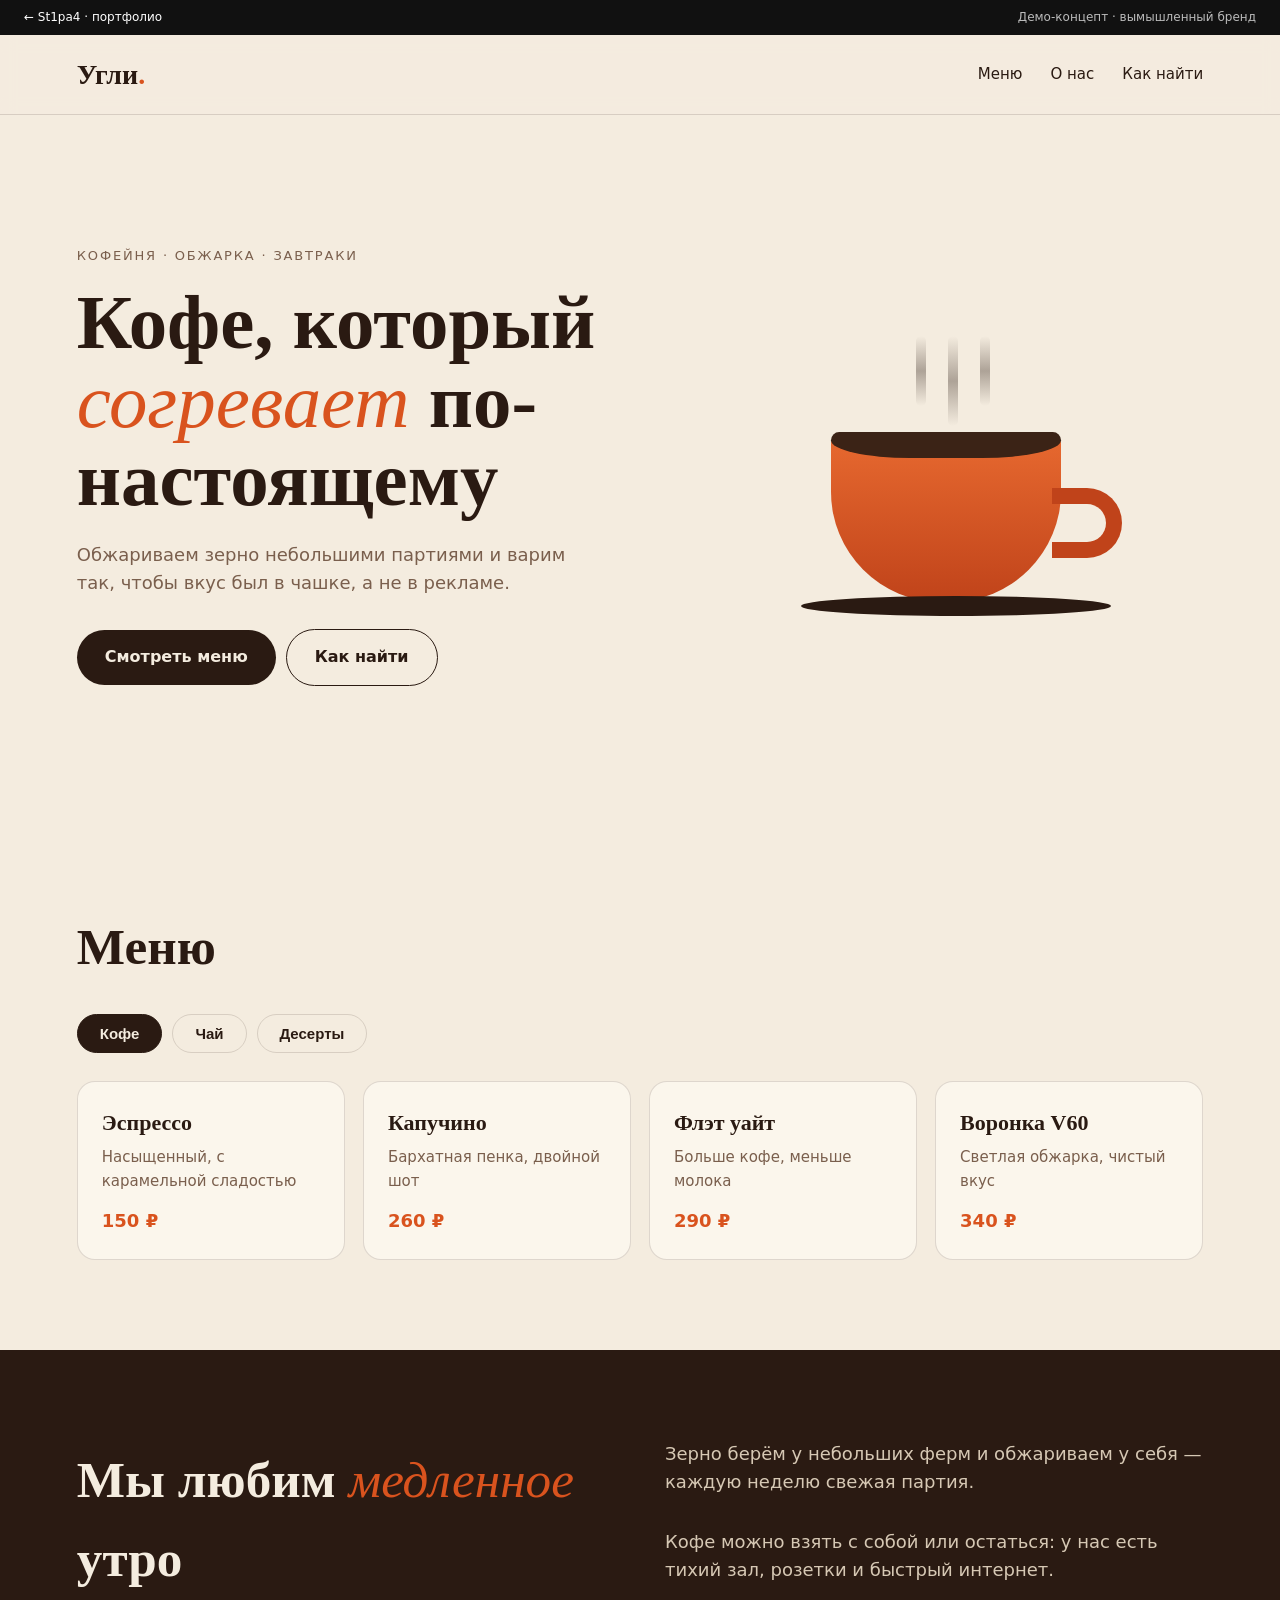
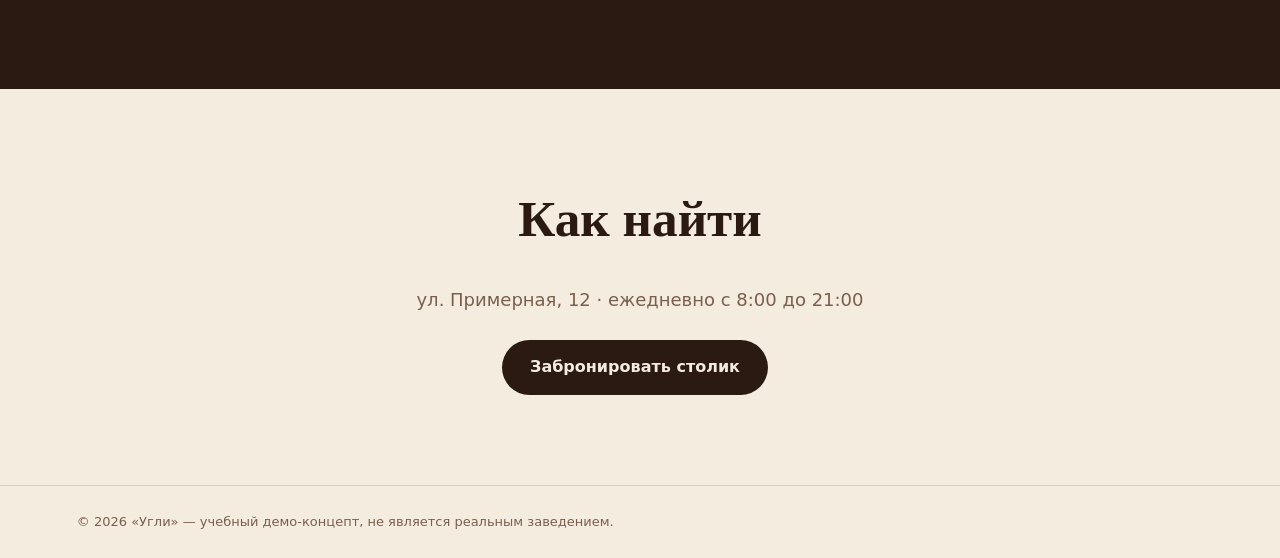
<file: demo/site1/index.html>
<!DOCTYPE html>
<html lang="ru">
<head>
<meta charset="UTF-8">
<meta http-equiv="Content-Security-Policy" content="default-src 'none'; script-src 'self'; style-src 'self' https://fonts.googleapis.com; font-src https://fonts.gstatic.com; img-src 'self' data:; connect-src 'self'; base-uri 'none'; form-action 'none'; object-src 'none'">
<meta name="viewport" content="width=device-width, initial-scale=1.0">
<meta name="robots" content="noindex">
<title>Угли — кофейня (демо-концепт)</title>
<link rel="preconnect" href="https://fonts.googleapis.com">
<link rel="preconnect" href="https://fonts.gstatic.com" crossorigin>
<link href="https://fonts.googleapis.com/css2?family=Playfair+Display:ital,wght@0,600;0,800;1,500&family=Inter:wght@400;500;600&display=swap" rel="stylesheet">
<link rel="stylesheet" href="style.css">
</head>
<body>
<div class="demo-bar"><a href="../../index.html#services">← St1pa4 · портфолио</a><span>Демо-концепт · вымышленный бренд</span></div>

<header class="top">
  <a class="logo" href="#">Угли<i>.</i></a>
  <nav id="nav"><a href="#menu">Меню</a><a href="#about">О нас</a><a href="#visit">Как найти</a></nav>
  <button class="burger" id="burger" type="button" aria-label="Меню" aria-expanded="false"><span></span><span></span></button>
</header>

<section class="hero">
  <div class="hero__text">
    <p class="eyebrow">Кофейня · обжарка · завтраки</p>
    <h1>Кофе, который <em>согревает</em> по-настоящему</h1>
    <p class="lead">Обжариваем зерно небольшими партиями и варим так, чтобы вкус был в чашке, а не в рекламе.</p>
    <div class="hero__cta"><a class="btn" href="#menu">Смотреть меню</a><a class="btn btn--ghost" href="#visit">Как найти</a></div>
  </div>
  <div class="cup" aria-hidden="true">
    <div class="cup__steam"><i></i><i></i><i></i></div>
    <div class="cup__body"></div><div class="cup__handle"></div><div class="cup__plate"></div>
  </div>
</section>

<section class="menu" id="menu">
  <h2>Меню</h2>
  <div class="tabs" role="tablist">
    <button class="tab is-on" type="button" data-tab="coffee" role="tab">Кофе</button>
    <button class="tab" type="button" data-tab="tea" role="tab">Чай</button>
    <button class="tab" type="button" data-tab="sweet" role="tab">Десерты</button>
  </div>
  <div class="panel is-on" id="coffee">
    <article><h3>Эспрессо</h3><p>Насыщенный, с карамельной сладостью</p><b>150 ₽</b></article>
    <article><h3>Капучино</h3><p>Бархатная пенка, двойной шот</p><b>260 ₽</b></article>
    <article><h3>Флэт уайт</h3><p>Больше кофе, меньше молока</p><b>290 ₽</b></article>
    <article><h3>Воронка V60</h3><p>Светлая обжарка, чистый вкус</p><b>340 ₽</b></article>
  </div>
  <div class="panel" id="tea">
    <article><h3>Улун</h3><p>Цветочный, мягкий, на 3 проливки</p><b>280 ₽</b></article>
    <article><h3>Облепиховый</h3><p>С мёдом и имбирём</p><b>270 ₽</b></article>
    <article><h3>Зелёный сенча</h3><p>Свежий и травяной</p><b>240 ₽</b></article>
  </div>
  <div class="panel" id="sweet">
    <article><h3>Круассан</h3><p>Масляный, с хрустящей коркой</p><b>190 ₽</b></article>
    <article><h3>Чизкейк</h3><p>Нью-йоркский, с ягодным соусом</p><b>330 ₽</b></article>
    <article><h3>Брауни</h3><p>Тёмный шоколад и орехи</p><b>220 ₽</b></article>
  </div>
</section>

<section class="about" id="about">
  <div><h2>Мы любим <em>медленное</em> утро</h2></div>
  <div class="about__cols">
    <p>Зерно берём у небольших ферм и обжариваем у себя — каждую неделю свежая партия.</p>
    <p>Кофе можно взять с собой или остаться: у нас есть тихий зал, розетки и быстрый интернет.</p>
  </div>
</section>

<section class="visit" id="visit">
  <h2>Как найти</h2>
  <p>ул. Примерная, 12 · ежедневно с 8:00 до 21:00</p>
  <a class="btn" href="#">Забронировать столик</a>
</section>

<footer>© 2026 «Угли» — учебный демо-концепт, не является реальным заведением.</footer>
<script src="script.js" defer></script>
</body>
</html>
</file>
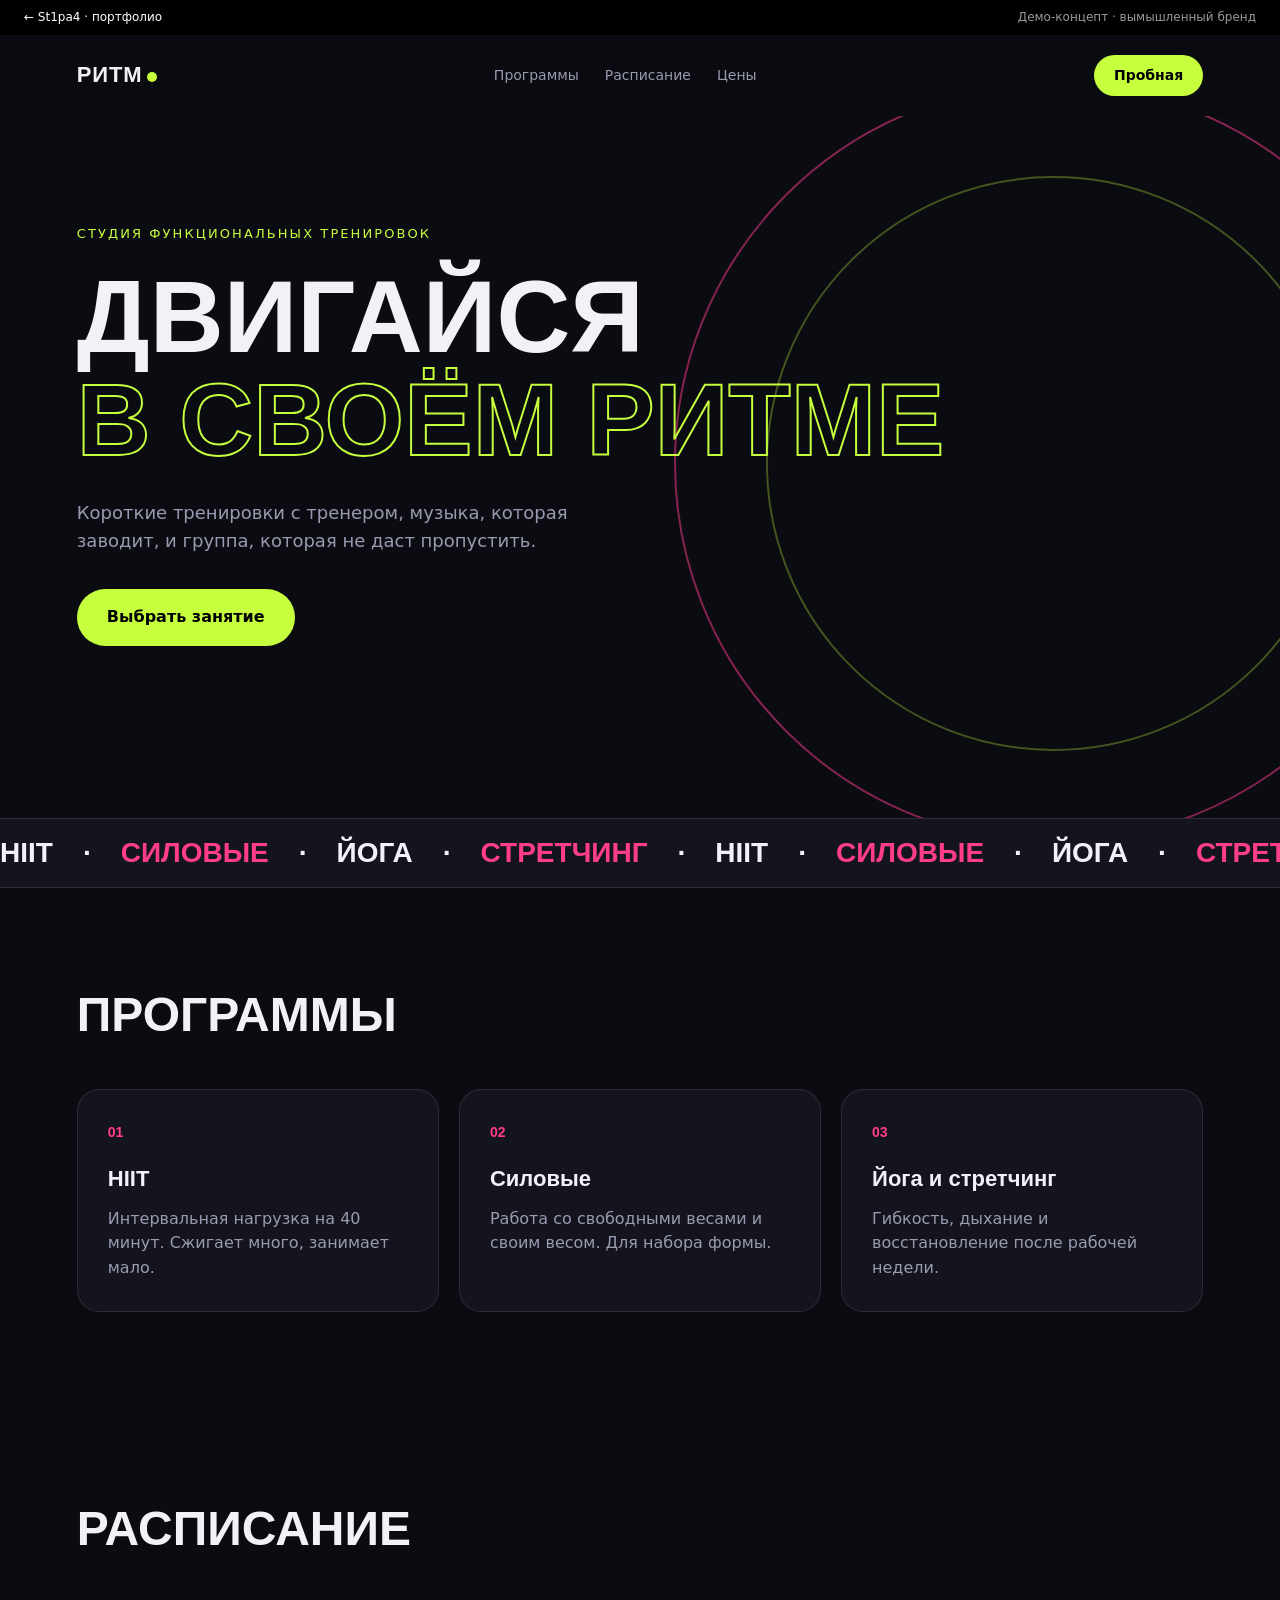
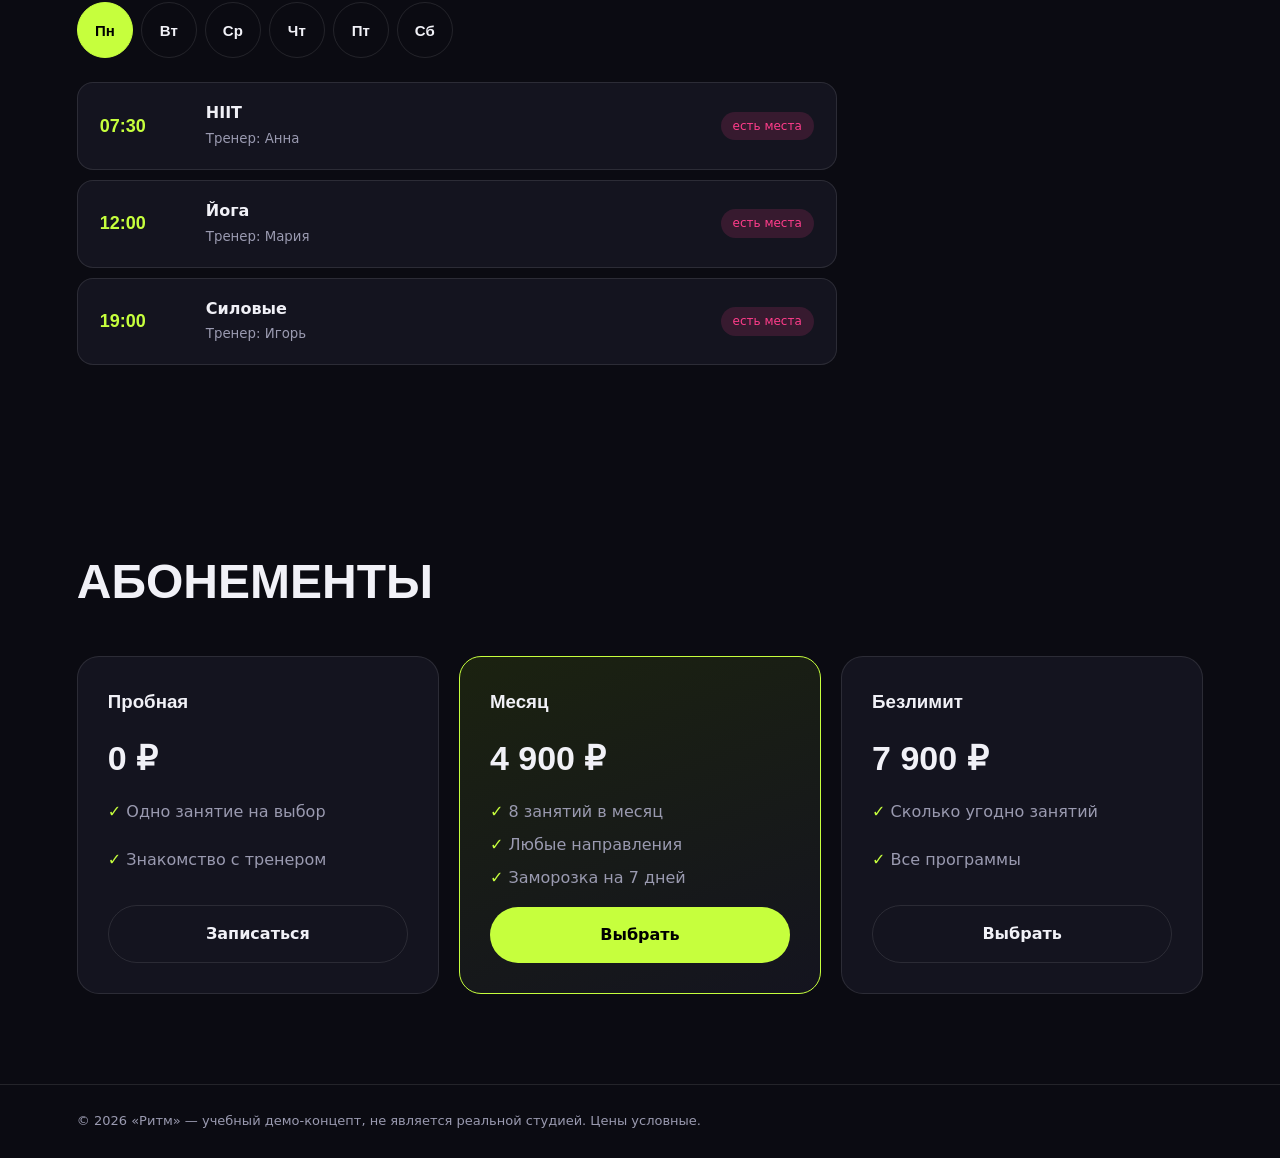
<file: demo/site2/index.html>
<!DOCTYPE html>
<html lang="ru">
<head>
<meta charset="UTF-8">
<meta http-equiv="Content-Security-Policy" content="default-src 'none'; script-src 'self'; style-src 'self' https://fonts.googleapis.com; font-src https://fonts.gstatic.com; img-src 'self' data:; connect-src 'self'; base-uri 'none'; form-action 'none'; object-src 'none'">
<meta name="viewport" content="width=device-width, initial-scale=1.0">
<meta name="robots" content="noindex">
<title>Ритм — студия тренировок (демо-концепт)</title>
<link rel="preconnect" href="https://fonts.googleapis.com">
<link rel="preconnect" href="https://fonts.gstatic.com" crossorigin>
<link href="https://fonts.googleapis.com/css2?family=Unbounded:wght@500;700;900&family=Manrope:wght@400;500;700&display=swap" rel="stylesheet">
<link rel="stylesheet" href="style.css">
</head>
<body>
<div class="demo-bar"><a href="../../index.html#services">← St1pa4 · портфолио</a><span>Демо-концепт · вымышленный бренд</span></div>

<header class="top"><a class="logo" href="#">РИТМ<i></i></a><nav><a href="#programs">Программы</a><a href="#schedule">Расписание</a><a href="#prices">Цены</a></nav><a class="chip" href="#prices">Пробная</a></header>

<section class="hero">
  <p class="tag">студия функциональных тренировок</p>
  <h1>Двигайся<br><span>в своём ритме</span></h1>
  <p class="lead">Короткие тренировки с тренером, музыка, которая заводит, и группа, которая не даст пропустить.</p>
  <a class="btn" href="#schedule">Выбрать занятие</a>
  <div class="ring" aria-hidden="true"></div>
</section>

<div class="marquee" aria-hidden="true"><div><span>HIIT</span><span>·</span><span>Силовые</span><span>·</span><span>Йога</span><span>·</span><span>Стретчинг</span><span>·</span><span>HIIT</span><span>·</span><span>Силовые</span><span>·</span><span>Йога</span><span>·</span><span>Стретчинг</span><span>·</span></div></div>

<section id="programs">
  <h2>Программы</h2>
  <div class="cards">
    <article><span class="n">01</span><h3>HIIT</h3><p>Интервальная нагрузка на 40 минут. Сжигает много, занимает мало.</p></article>
    <article><span class="n">02</span><h3>Силовые</h3><p>Работа со свободными весами и своим весом. Для набора формы.</p></article>
    <article><span class="n">03</span><h3>Йога и стретчинг</h3><p>Гибкость, дыхание и восстановление после рабочей недели.</p></article>
  </div>
</section>

<section id="schedule" class="sched">
  <h2>Расписание</h2>
  <div class="days" id="days">
    <button class="day is-on" type="button" data-d="0">Пн</button><button class="day" type="button" data-d="1">Вт</button><button class="day" type="button" data-d="2">Ср</button><button class="day" type="button" data-d="3">Чт</button><button class="day" type="button" data-d="4">Пт</button><button class="day" type="button" data-d="5">Сб</button>
  </div>
  <ul class="list" id="list"></ul>
</section>

<section id="prices">
  <h2>Абонементы</h2>
  <div class="plans">
    <article><h3>Пробная</h3><p class="price">0 ₽</p><ul><li>Одно занятие на выбор</li><li>Знакомство с тренером</li></ul><a class="btn btn--line" href="#">Записаться</a></article>
    <article class="hot"><h3>Месяц</h3><p class="price">4 900 ₽</p><ul><li>8 занятий в месяц</li><li>Любые направления</li><li>Заморозка на 7 дней</li></ul><a class="btn" href="#">Выбрать</a></article>
    <article><h3>Безлимит</h3><p class="price">7 900 ₽</p><ul><li>Сколько угодно занятий</li><li>Все программы</li></ul><a class="btn btn--line" href="#">Выбрать</a></article>
  </div>
</section>

<footer>© 2026 «Ритм» — учебный демо-концепт, не является реальной студией. Цены условные.</footer>
<script src="script.js" defer></script>
</body>
</html>
</file>
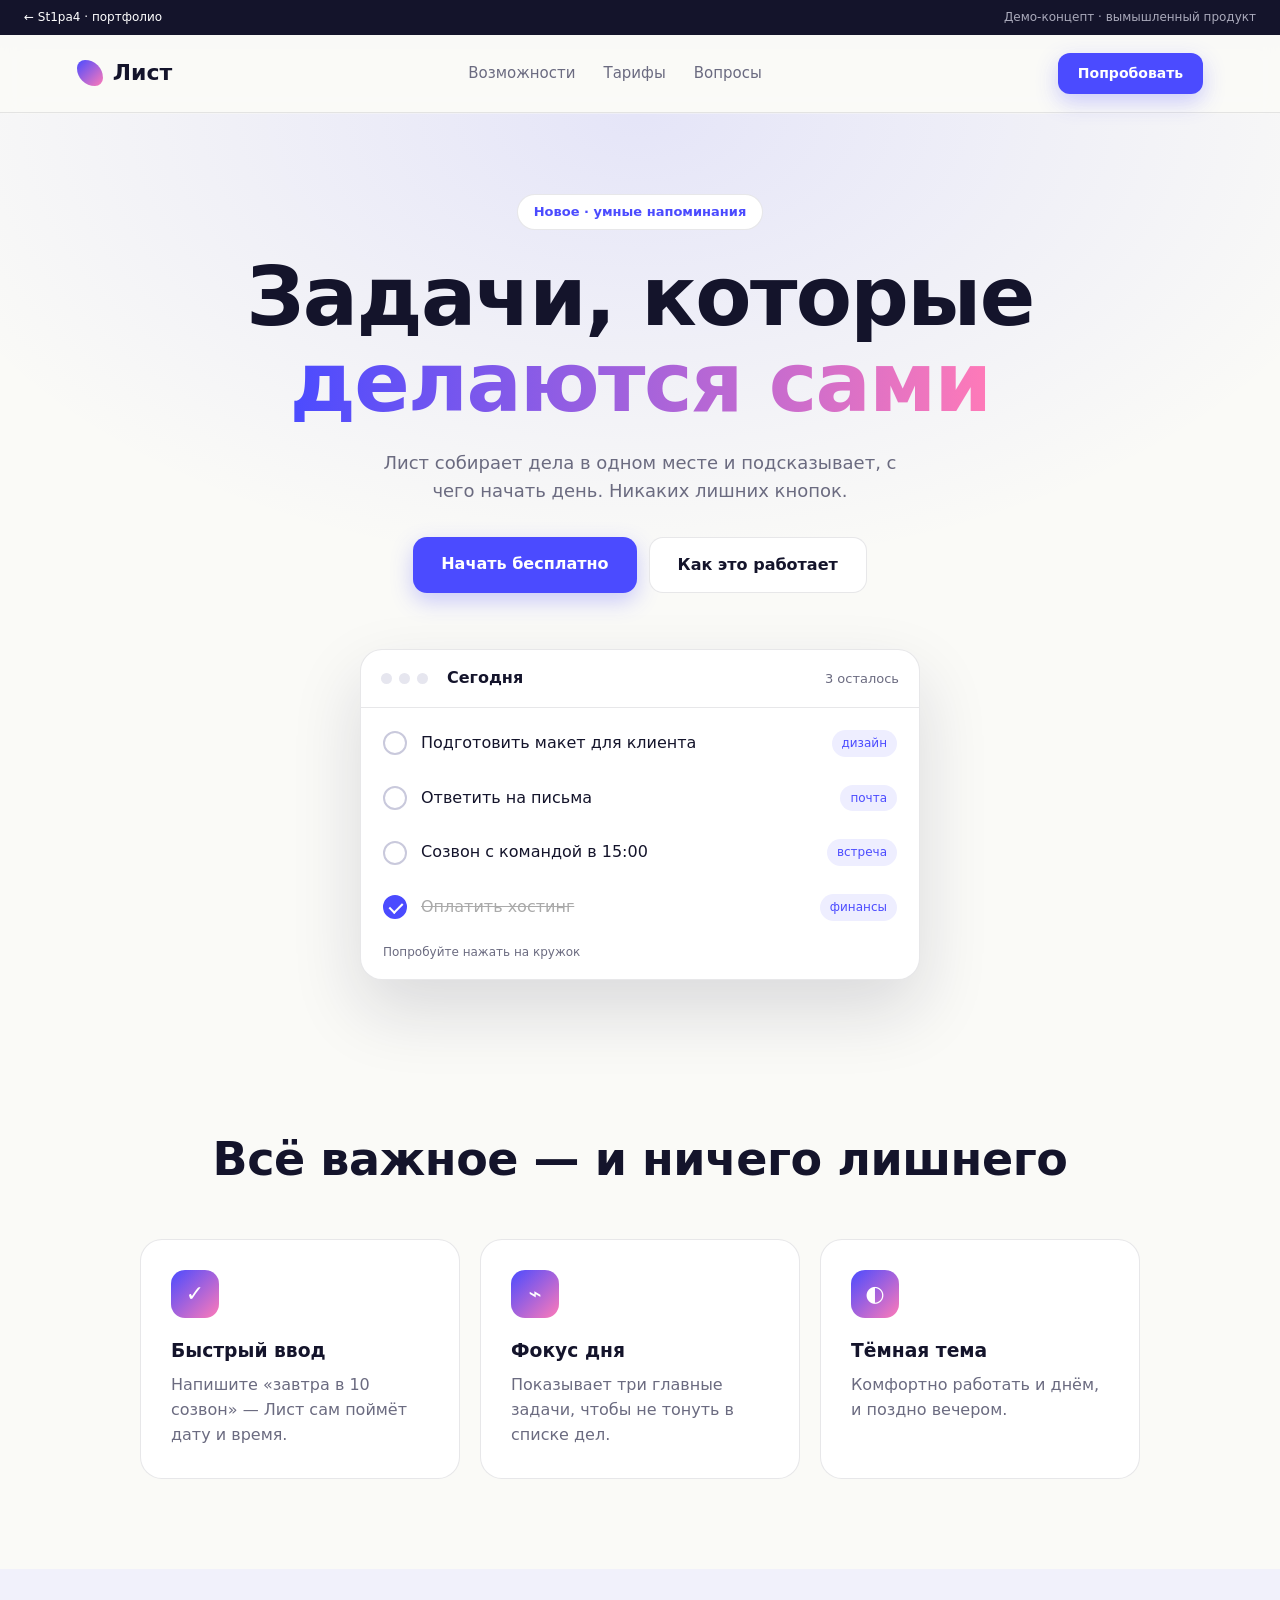
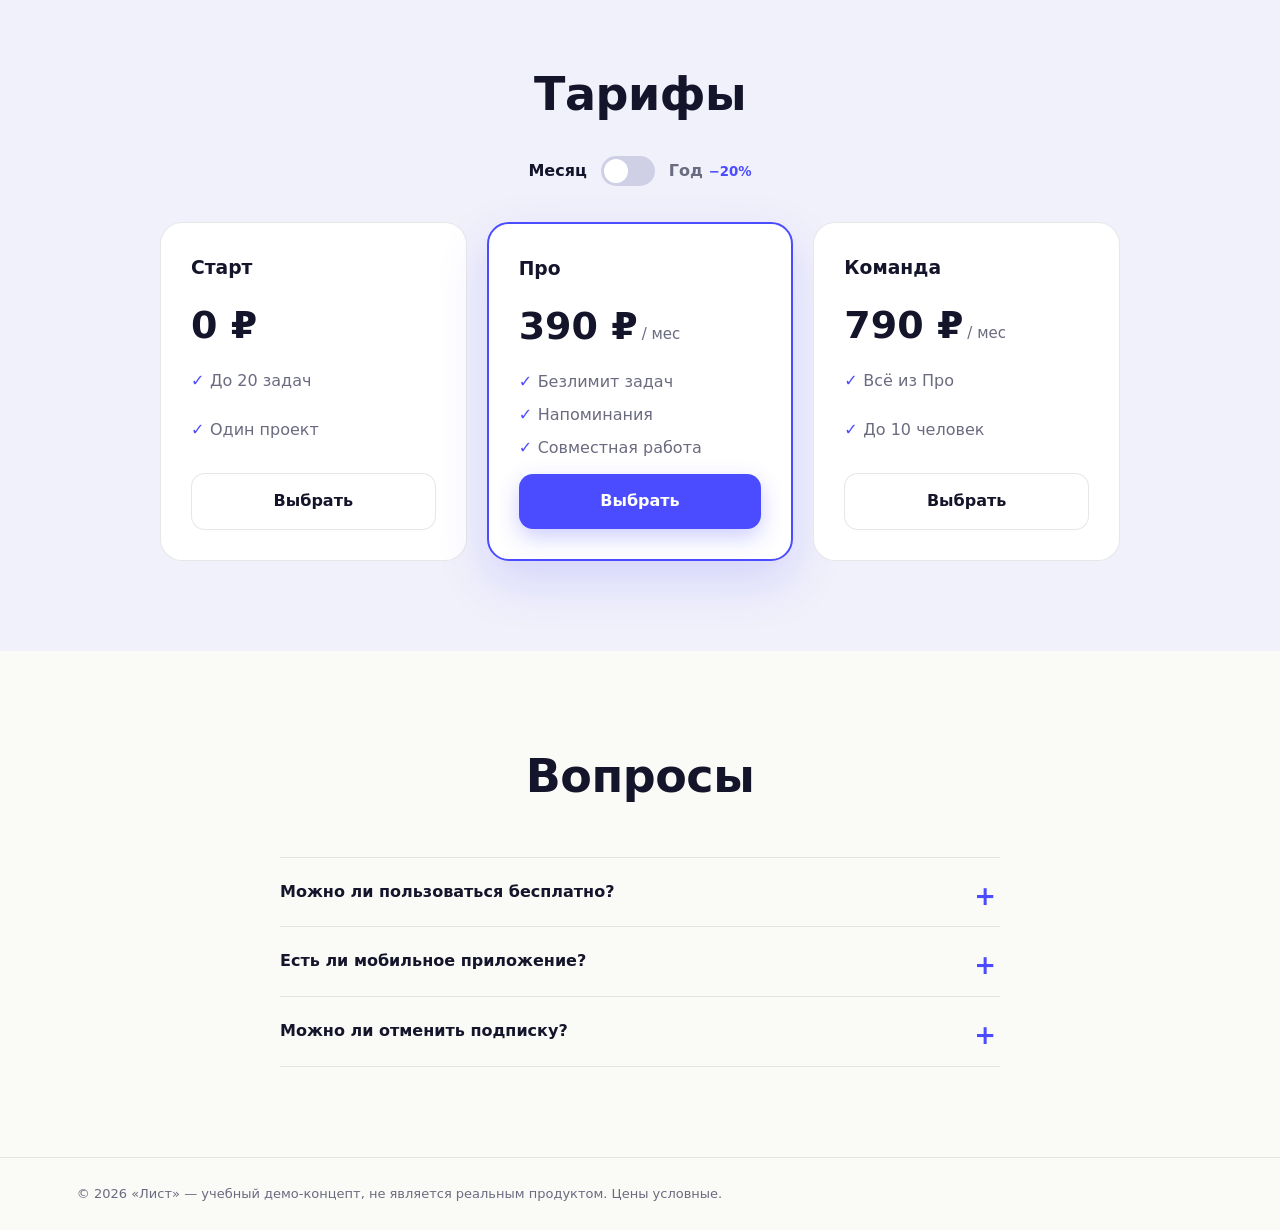
<file: demo/site3/index.html>
<!DOCTYPE html>
<html lang="ru">
<head>
<meta charset="UTF-8">
<meta http-equiv="Content-Security-Policy" content="default-src 'none'; script-src 'self'; style-src 'self' https://fonts.googleapis.com; font-src https://fonts.gstatic.com; img-src 'self' data:; connect-src 'self'; base-uri 'none'; form-action 'none'; object-src 'none'">
<meta name="viewport" content="width=device-width, initial-scale=1.0">
<meta name="robots" content="noindex">
<title>Лист — трекер задач (демо-концепт)</title>
<link rel="preconnect" href="https://fonts.googleapis.com">
<link rel="preconnect" href="https://fonts.gstatic.com" crossorigin>
<link href="https://fonts.googleapis.com/css2?family=Manrope:wght@400;500;700;800&display=swap" rel="stylesheet">
<link rel="stylesheet" href="style.css">
</head>
<body>
<div class="demo-bar"><a href="../../index.html#services">← St1pa4 · портфолио</a><span>Демо-концепт · вымышленный продукт</span></div>

<header class="top"><a class="logo" href="#"><span class="mark"></span>Лист</a><nav><a href="#features">Возможности</a><a href="#pricing">Тарифы</a><a href="#faq">Вопросы</a></nav><a class="btn btn--sm" href="#pricing">Попробовать</a></header>

<section class="hero">
  <p class="pill">Новое · умные напоминания</p>
  <h1>Задачи, которые <span>делаются сами</span></h1>
  <p class="lead">Лист собирает дела в одном месте и подсказывает, с чего начать день. Никаких лишних кнопок.</p>
  <div class="cta"><a class="btn" href="#pricing">Начать бесплатно</a><a class="btn btn--ghost" href="#features">Как это работает</a></div>

  <div class="app" aria-label="Пример интерфейса">
    <div class="app__bar"><i></i><i></i><i></i><b>Сегодня</b><span id="left">3 осталось</span></div>
    <ul id="todo">
      <li><button type="button" class="chk" aria-pressed="false"></button><span>Подготовить макет для клиента</span><em>дизайн</em></li>
      <li><button type="button" class="chk" aria-pressed="false"></button><span>Ответить на письма</span><em>почта</em></li>
      <li><button type="button" class="chk" aria-pressed="false"></button><span>Созвон с командой в 15:00</span><em>встреча</em></li>
      <li class="done"><button type="button" class="chk" aria-pressed="true"></button><span>Оплатить хостинг</span><em>финансы</em></li>
    </ul>
    <p class="app__hint">Попробуйте нажать на кружок</p>
  </div>
</section>

<section id="features">
  <h2>Всё важное — и ничего лишнего</h2>
  <div class="grid">
    <article><div class="ico">✓</div><h3>Быстрый ввод</h3><p>Напишите «завтра в 10 созвон» — Лист сам поймёт дату и время.</p></article>
    <article><div class="ico">⌁</div><h3>Фокус дня</h3><p>Показывает три главные задачи, чтобы не тонуть в списке дел.</p></article>
    <article><div class="ico">◐</div><h3>Тёмная тема</h3><p>Комфортно работать и днём, и поздно вечером.</p></article>
  </div>
</section>

<section id="pricing" class="price">
  <h2>Тарифы</h2>
  <div class="toggle"><span id="lblM" class="on">Месяц</span><button type="button" id="sw" class="sw" role="switch" aria-checked="false" aria-label="Годовая оплата"><i></i></button><span id="lblY">Год <small>−20%</small></span></div>
  <div class="plans">
    <article><h3>Старт</h3><p class="amt">0 ₽</p><ul><li>До 20 задач</li><li>Один проект</li></ul><a class="btn btn--ghost" href="#">Выбрать</a></article>
    <article class="hot"><h3>Про</h3><p class="amt"><span id="proPrice">390</span> ₽<small id="per">/ мес</small></p><ul><li>Безлимит задач</li><li>Напоминания</li><li>Совместная работа</li></ul><a class="btn" href="#">Выбрать</a></article>
    <article><h3>Команда</h3><p class="amt"><span id="teamPrice">790</span> ₽<small id="per2">/ мес</small></p><ul><li>Всё из Про</li><li>До 10 человек</li></ul><a class="btn btn--ghost" href="#">Выбрать</a></article>
  </div>
</section>

<section id="faq">
  <h2>Вопросы</h2>
  <div class="faq">
    <details><summary>Можно ли пользоваться бесплатно?</summary><p>Да, тариф «Старт» бесплатный и без ограничения по времени.</p></details>
    <details><summary>Есть ли мобильное приложение?</summary><p>Это учебный концепт, поэтому приложения нет — но так мог бы выглядеть его сайт.</p></details>
    <details><summary>Можно ли отменить подписку?</summary><p>В любой момент одним нажатием в настройках.</p></details>
  </div>
</section>

<footer>© 2026 «Лист» — учебный демо-концепт, не является реальным продуктом. Цены условные.</footer>
<script src="script.js" defer></script>
</body>
</html>
</file>
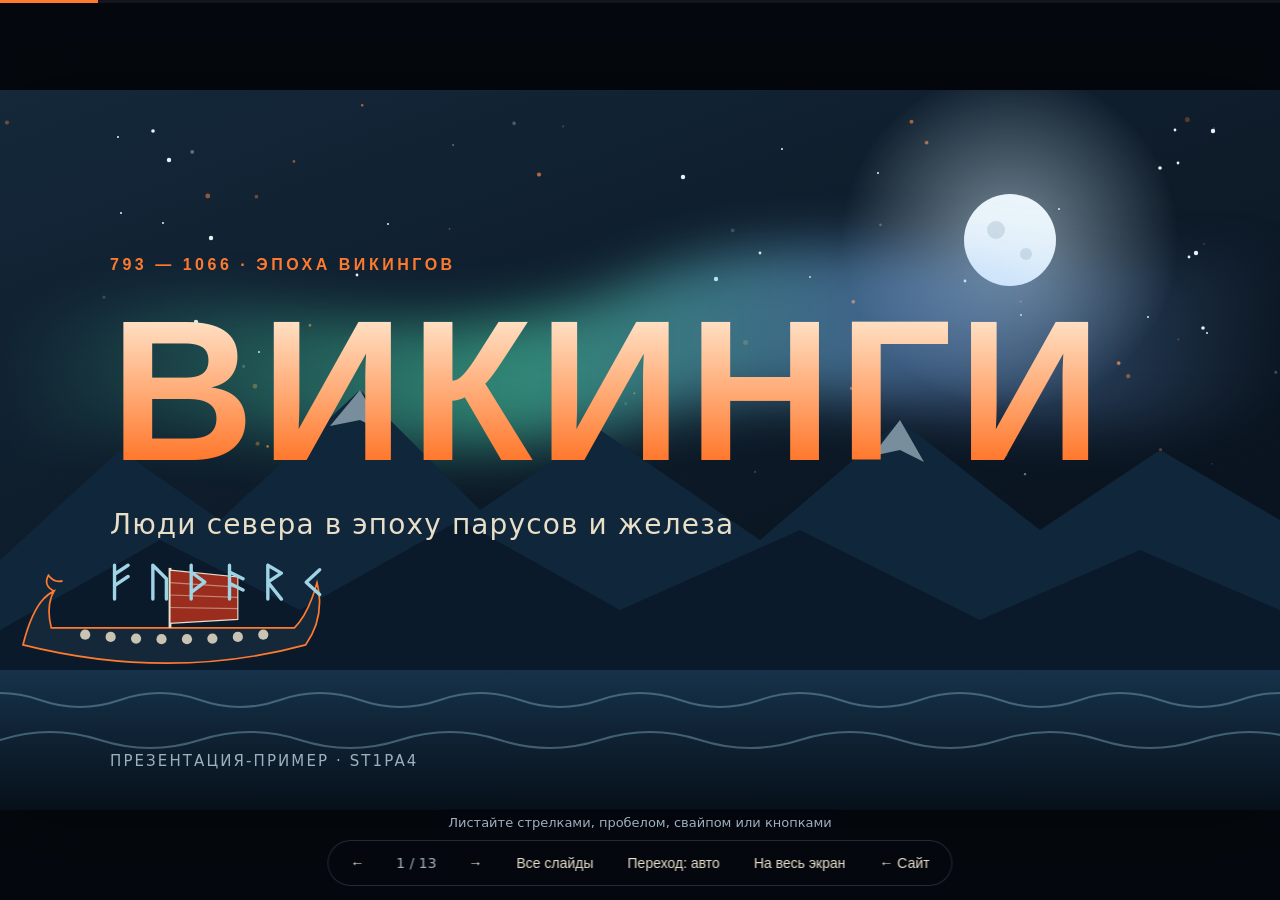
<file: demo/vikings/index.html>
<!DOCTYPE html>
<html lang="ru">
<head>
<meta charset="UTF-8">
<meta http-equiv="Content-Security-Policy" content="default-src 'none'; script-src 'self'; style-src 'self' https://fonts.googleapis.com; font-src https://fonts.gstatic.com; img-src 'self' data:; connect-src 'self'; base-uri 'none'; form-action 'none'; object-src 'none'">
<meta name="viewport" content="width=device-width, initial-scale=1.0">
<meta name="robots" content="noindex">
<title>Викинги — презентация</title>
<link rel="preconnect" href="https://fonts.googleapis.com">
<link rel="preconnect" href="https://fonts.gstatic.com" crossorigin>
<link href="https://fonts.googleapis.com/css2?family=Oswald:wght@400;600;700&family=Inter:wght@400;500;600&display=swap" rel="stylesheet">
<link rel="stylesheet" href="style.css">
</head>
<body>
<svg class="sprite" width="0" height="0" aria-hidden="true"><defs>
<linearGradient id="gIron" x1="0" y1="0" x2="1" y2="1"><stop offset="0" stop-color="#c3cfd9"/><stop offset="1" stop-color="#58677a"/></linearGradient>
<linearGradient id="gWood" x1="0" y1="0" x2="1" y2="1"><stop offset="0" stop-color="#d8bd8a"/><stop offset="1" stop-color="#a98650"/></linearGradient>
<linearGradient id="gStone" x1="0" y1="0" x2="1" y2="1"><stop offset="0" stop-color="#7d8b99"/><stop offset="1" stop-color="#46535f"/></linearGradient>
<linearGradient id="gWater" x1="0" y1="0" x2="0" y2="1"><stop offset="0" stop-color="#16324a"/><stop offset="1" stop-color="#07101a"/></linearGradient>
<radialGradient id="gGlow"><stop offset="0" stop-color="#cfe8f5" stop-opacity=".55"/><stop offset="1" stop-color="#cfe8f5" stop-opacity="0"/></radialGradient>
<linearGradient id="gAur" x1="0" y1="0" x2="1" y2="0"><stop offset="0" stop-color="#4de0b4" stop-opacity="0"/><stop offset=".4" stop-color="#4de0b4" stop-opacity=".55"/><stop offset=".7" stop-color="#7fb8ff" stop-opacity=".45"/><stop offset="1" stop-color="#7fb8ff" stop-opacity="0"/></linearGradient>

<g id="longship">
  <path d="M40 150 Q60 70 95 55 Q80 80 90 120 L520 120 Q545 95 560 40 Q575 100 540 150 Q300 215 40 150Z" fill="#14283a" stroke="#ff7a2f" stroke-width="3"/>
  <path d="M95 55 q-20 -10 -10 -28 q10 14 25 10" fill="none" stroke="#ff7a2f" stroke-width="3"/>
  <line x1="300" y1="120" x2="300" y2="14" stroke="#e9dfc9" stroke-width="5"/>
  <path d="M300 18 L420 30 L420 105 L300 112Z" fill="#9b2d1f" stroke="#e9dfc9" stroke-width="2"/>
  <path d="M300 40 L420 48 M300 62 L420 66 M300 84 L420 86" stroke="#e9dfc9" stroke-width="2" opacity=".5"/>
  <g fill="#e9dfc9" opacity=".85"><circle cx="150" cy="132" r="9"/><circle cx="195" cy="136" r="9"/><circle cx="240" cy="139" r="9"/><circle cx="285" cy="140" r="9"/><circle cx="330" cy="140" r="9"/><circle cx="375" cy="139" r="9"/><circle cx="420" cy="136" r="9"/><circle cx="465" cy="132" r="9"/></g>
</g>

<g id="helmet">
  <path d="M28 132 C24 60 60 22 100 22 C140 22 176 60 172 132 Z" fill="url(#gIron)" stroke="#2b3744" stroke-width="3"/>
  <path d="M100 22 V126" stroke="#3d4b59" stroke-width="5"/>
  <path d="M24 126 H176 V146 H24 Z" fill="#8a99a7" stroke="#2b3744" stroke-width="3"/>
  <path d="M92 146 V198 Q100 212 108 198 V146 Z" fill="#8a99a7" stroke="#2b3744" stroke-width="3"/>
  <path d="M42 146 q20 38 50 14 M158 146 q-20 38 -50 14" fill="none" stroke="#8a99a7" stroke-width="9" stroke-linecap="round"/>
  <g fill="#e9dfc9" opacity=".8"><circle cx="40" cy="136" r="3.5"/><circle cx="70" cy="136" r="3.5"/><circle cx="130" cy="136" r="3.5"/><circle cx="160" cy="136" r="3.5"/></g>
</g>
<g id="horns"><path d="M32 112 C-14 104 -16 46 20 20 C8 56 22 84 44 94Z" fill="#e9dfc9" stroke="#2b3744" stroke-width="3"/><path d="M168 112 C214 104 216 46 180 20 C192 56 178 84 156 94Z" fill="#e9dfc9" stroke="#2b3744" stroke-width="3"/></g>

<g id="shield">
  <circle cx="100" cy="100" r="92" fill="url(#gWood)" stroke="#2b3744" stroke-width="4"/>
  <path d="M100 100 L100 8 A92 92 0 0 1 192 100Z" fill="#9b2d1f"/>
  <path d="M100 100 L100 192 A92 92 0 0 1 8 100Z" fill="#9b2d1f"/>
  <circle cx="100" cy="100" r="80" fill="none" stroke="#e9dfc9" stroke-width="2" opacity=".45"/>
  <circle cx="100" cy="100" r="92" fill="none" stroke="#2b3744" stroke-width="6"/>
  <circle cx="100" cy="100" r="24" fill="url(#gIron)" stroke="#2b3744" stroke-width="3"/>
  <circle cx="100" cy="100" r="6" fill="#e9dfc9"/>
</g>

<g id="hammer">
  <rect x="90" y="108" width="20" height="108" rx="7" fill="#6a4a2e" stroke="#2b3744" stroke-width="3"/>
  <path d="M90 140 L110 148 M90 160 L110 168 M90 180 L110 188" stroke="#2b3744" stroke-width="3"/>
  <circle cx="100" cy="226" r="9" fill="none" stroke="#d9a441" stroke-width="4"/>
  <path d="M44 34 H156 L170 58 V90 L156 112 H44 L30 90 V58 Z" fill="url(#gIron)" stroke="#2b3744" stroke-width="4"/>
  <path d="M52 62 H148 M52 86 H148" stroke="#2b3744" stroke-width="3" opacity=".5"/>
  <path d="M82 74 L100 56 L118 74 L100 92 Z" fill="none" stroke="#ff7a2f" stroke-width="4"/>
</g>

<g id="sword">
  <path d="M60 4 L75 152 H45 Z" fill="url(#gIron)" stroke="#2b3744" stroke-width="3"/>
  <path d="M60 20 V140" stroke="#e9dfc9" stroke-width="2" opacity=".5"/>
  <rect x="12" y="150" width="96" height="13" rx="6" fill="#d9a441" stroke="#2b3744" stroke-width="3"/>
  <rect x="52" y="163" width="16" height="54" fill="#5a3f2a" stroke="#2b3744" stroke-width="3"/>
  <path d="M52 175 H68 M52 187 H68 M52 199 H68" stroke="#2b3744" stroke-width="2"/>
  <circle cx="60" cy="230" r="14" fill="#d9a441" stroke="#2b3744" stroke-width="3"/>
</g>

<g id="runestone">
  <path d="M30 250 C20 200 18 90 40 40 C52 12 108 8 124 40 C146 90 142 200 132 250 Z" fill="url(#gStone)" stroke="#2b3744" stroke-width="4"/>
  <path d="M52 232 C38 160 44 100 62 62 C74 36 100 32 108 54 C120 92 116 170 108 232" fill="none" stroke="#ff7a2f" stroke-width="5" stroke-linecap="round"/>
  <g class="runerow" color="#e9dfc9" transform="translate(52 96) scale(.9)"><use href="#rf" x="0"/><use href="#ru" x="30"/><use href="#rth" x="60"/></g>
  <g class="runerow" color="#e9dfc9" transform="translate(52 142) scale(.9)"><use href="#ra" x="0"/><use href="#rr" x="30"/><use href="#rk" x="60"/></g>
  <g class="runerow" color="#e9dfc9" transform="translate(52 188) scale(.9)"><use href="#ro" x="0"/><use href="#rw" x="30"/><use href="#rz" x="60"/></g>
</g>

<g id="rf"><path d="M4 2V32M4 10L16 2M4 20L16 12"/></g>
<g id="ru"><path d="M4 2V32M4 2L16 14V32"/></g>
<g id="rth"><path d="M4 2V32M4 8L16 17L4 26"/></g>
<g id="ra"><path d="M4 2V32M4 8L16 14M4 18L16 24"/></g>
<g id="rr"><path d="M4 2V32M4 2L16 9L4 17L16 32"/></g>
<g id="rk"><path d="M16 6L4 17L16 28"/></g>
<g id="ro"><path d="M10 2L18 10L10 18L2 10Z M10 18L3 32M10 18L17 32"/></g>
<g id="rw"><path d="M4 2V32M4 2L16 9L4 16"/></g>
<g id="rz"><path d="M10 2V32M10 14L2 4M10 14L18 4"/></g>

<g id="i-coin"><circle cx="24" cy="24" r="16"/><path d="M24 14V34M18 20Q24 14 30 20M18 28Q24 34 30 28"/></g>
<g id="i-anvil"><path d="M6 14H36Q42 14 42 20Q36 22 30 24V32H34V38H14V32H18V24Q12 22 6 18Z"/></g>
<g id="i-wheat"><path d="M24 44V12M24 20Q16 18 16 10Q24 12 24 20ZM24 20Q32 18 32 10Q24 12 24 20ZM24 30Q16 28 16 20Q24 22 24 30ZM24 30Q32 28 32 20Q24 22 24 30Z"/></g>
<g id="i-spear"><path d="M24 4L30 18H18ZM24 18V44M18 18Q24 24 30 18"/></g>
<g id="i-bead"><circle cx="24" cy="26" r="14"/><circle cx="24" cy="12" r="3"/><circle cx="36" cy="18" r="3"/><circle cx="12" cy="18" r="3"/><circle cx="24" cy="26" r="4"/></g>
</defs></svg>
<div class="viewport" id="viewport">
<div class="stage" id="stage" data-fx="slide" data-dir="next">
<canvas id="fx" width="1920" height="1080" aria-hidden="true"></canvas>

<!-- 1. Обложка -->
<section class="slide cover" data-title="Обложка">
  <svg class="scene" viewBox="0 0 1280 720" preserveAspectRatio="xMidYMid slice" aria-hidden="true">
    <g class="stars" fill="#e9f2f7"><circle cx="683" cy="87" r="2.2"/><circle cx="118" cy="47" r="1.0"/><circle cx="768" cy="308" r="1.0"/><circle cx="1059" cy="119" r="1.0"/><circle cx="196" cy="232" r="2.2"/><circle cx="163" cy="133" r="1.0"/><circle cx="1148" cy="227" r="1.0"/><circle cx="1178" cy="73" r="1.4"/><circle cx="1213" cy="41" r="2.2"/><circle cx="121" cy="123" r="1.0"/><circle cx="1160" cy="78" r="1.8"/><circle cx="878" cy="83" r="1.0"/><circle cx="1189" cy="167" r="1.4"/><circle cx="231" cy="307" r="1.4"/><circle cx="782" cy="59" r="1.0"/><circle cx="1175" cy="40" r="1.4"/><circle cx="1036" cy="282" r="2.2"/><circle cx="663" cy="248" r="2.2"/><circle cx="760" cy="163" r="1.4"/><circle cx="388" cy="134" r="1.0"/><circle cx="1196" cy="163" r="2.2"/><circle cx="723" cy="239" r="1.8"/><circle cx="169" cy="70" r="2.2"/><circle cx="357" cy="185" r="1.4"/><circle cx="1021" cy="225" r="1.0"/><circle cx="178" cy="295" r="1.8"/><circle cx="716" cy="189" r="2.2"/><circle cx="1207" cy="243" r="1.0"/><circle cx="211" cy="148" r="2.2"/><circle cx="153" cy="41" r="1.8"/><circle cx="1203" cy="238" r="1.8"/><circle cx="810" cy="187" r="1.0"/><circle cx="965" cy="191" r="1.4"/><circle cx="259" cy="262" r="1.0"/></g>
    <circle cx="1010" cy="150" r="170" fill="url(#gGlow)"/>
    <circle cx="1010" cy="150" r="46" fill="#eaf4fa"/>
    <circle cx="996" cy="140" r="9" fill="#cfdde6"/><circle cx="1026" cy="164" r="6" fill="#cfdde6"/>
    <g class="aurora"><path d="M0 250 C200 150 400 300 640 190 C860 100 1060 230 1280 150 L1280 310 C1060 380 860 260 640 330 C400 400 200 300 0 360Z" fill="url(#gAur)"/></g>
    <g class="mount mount--back"><path d="M0 470 L120 360 L220 430 L360 300 L480 420 L600 340 L760 450 L900 330 L1040 440 L1160 360 L1280 430 V720 H0Z" fill="#10263a"/><path d="M360 300 L330 336 L360 330 L384 342Z M900 330 L872 366 L900 360 L924 372Z" fill="#cfe3ee" opacity=".55"/></g>
    <g class="mount mount--front"><path d="M0 540 L160 450 L300 520 L460 430 L620 520 L800 440 L980 530 L1140 460 L1280 520 V720H0Z" fill="#0a1a2b"/></g>
    <rect x="0" y="580" width="1280" height="140" fill="url(#gWater)"/>
    <g class="waves" fill="none" stroke="#9fd3e6" stroke-width="2" opacity=".35"><path d="M-200 610 q40 -14 80 0 t80 0 t80 0 t80 0 t80 0 t80 0 t80 0 t80 0 t80 0 t80 0 t80 0 t80 0 t80 0 t80 0 t80 0 t80 0 t80 0 t80 0 t80 0 t80 0"/><path d="M-200 650 q50 -16 100 0 t100 0 t100 0 t100 0 t100 0 t100 0 t100 0 t100 0 t100 0 t100 0 t100 0 t100 0 t100 0 t100 0 t100 0"/></g>
    <g class="sailer"><g class="bob"><svg x="0" y="470" width="340" height="147" viewBox="0 0 600 260"><use href="#longship"/></svg></g></g>
  </svg>
  <div class="cover__text">
    <p class="kicker rise">793 — 1066 · эпоха викингов</p>
    <h1 class="rise">ВИКИНГИ</h1>
    <p class="sub rise">Люди севера в эпоху парусов и железа</p>
    <svg class="runerow rise" viewBox="0 0 204 36" width="230" aria-hidden="true"><use href="#rf" x="0"/><use href="#ru" x="34"/><use href="#rth" x="68"/><use href="#ra" x="102"/><use href="#rr" x="136"/><use href="#rk" x="170"/></svg>
  </div>
  <p class="credit">Презентация-пример · St1pa4</p>
</section>

<!-- 2. Кто они -->
<section class="slide" data-title="Кто такие викинги">
  <div class="art art--tr"><svg viewBox="0 0 200 220" class="float"><use href="#helmet"/></svg></div>
  <p class="kicker rise">01 · кто они</p>
  <h2 class="rise">Не народ, а <em>занятие</em></h2>
  <p class="lead lead--narrow rise">Слово «викинг» описывало морской поход. Сами скандинавы были земледельцами, торговцами, ремесленниками — и воинами.</p>
  <div class="cols three">
    <div class="card rise"><b>Норвегия</b><p>Атлантика: Шотландия, Ирландия, Исландия, Гренландия</p></div>
    <div class="card rise"><b>Дания</b><p>Англия и север Франции</p></div>
    <div class="card rise"><b>Швеция</b><p>Восточная Европа и реки, ведущие к Руси</p></div>
  </div>
</section>

<!-- 3. Маршруты -->
<section class="slide" data-title="Маршруты">
  <p class="kicker rise">02 · маршруты</p>
  <h2 class="rise">Куда <em>плыли</em></h2>
  <svg class="map rise" viewBox="0 0 1100 420" aria-label="Схема морских и речных маршрутов викингов">
    <g class="land" fill="#9fd3e6" opacity=".09">
      <ellipse cx="560" cy="150" rx="80" ry="105"/><ellipse cx="400" cy="250" rx="45" ry="60"/><ellipse cx="300" cy="110" rx="48" ry="26"/>
      <ellipse cx="150" cy="75" rx="52" ry="48"/><ellipse cx="80" cy="260" rx="50" ry="36"/><ellipse cx="470" cy="330" rx="70" ry="30"/>
      <ellipse cx="820" cy="170" rx="130" ry="105"/><ellipse cx="900" cy="340" rx="85" ry="30"/>
    </g>
    <g class="routes" fill="none" stroke="#ff7a2f" stroke-width="3" stroke-linecap="round">
      <path id="p1" class="route" pathLength="1" d="M540 150 C430 120 360 120 306 112"/>
      <path id="p2" class="route" pathLength="1" d="M306 112 C250 90 200 80 154 76"/>
      <path id="p3" class="route" pathLength="1" d="M154 76 C110 120 90 190 82 256"/>
      <path id="p4" class="route" pathLength="1" d="M540 170 C480 200 430 220 404 250"/>
      <path id="p5" class="route" pathLength="1" d="M540 190 C520 250 500 290 474 326"/>
      <path id="p6" class="route" pathLength="1" d="M580 140 C680 120 740 120 800 130"/>
      <path id="p7" class="route" pathLength="1" d="M800 130 C860 200 880 270 900 336"/>
    </g>
    <g class="ships" fill="#ffd9b8"><circle r="5"><animateMotion dur="5s" repeatCount="indefinite"><mpath href="#p1"/></animateMotion></circle>
    <circle r="5"><animateMotion dur="4s" repeatCount="indefinite"><mpath href="#p2"/></animateMotion></circle>
    <circle r="5"><animateMotion dur="5s" repeatCount="indefinite"><mpath href="#p3"/></animateMotion></circle>
    <circle r="5"><animateMotion dur="4s" repeatCount="indefinite"><mpath href="#p4"/></animateMotion></circle>
    <circle r="5"><animateMotion dur="4.5s" repeatCount="indefinite"><mpath href="#p5"/></animateMotion></circle>
    <circle r="5"><animateMotion dur="5s" repeatCount="indefinite"><mpath href="#p6"/></animateMotion></circle>
    <circle r="5"><animateMotion dur="5s" repeatCount="indefinite"><mpath href="#p7"/></animateMotion></circle></g>
    <g class="nodes" fill="#0a1420" stroke="#e9dfc9" stroke-width="2.5">
      <circle cx="560" cy="160" r="11" fill="#ff7a2f"/><circle cx="306" cy="112" r="8"/><circle cx="154" cy="76" r="8"/><circle cx="82" cy="256" r="8"/>
      <circle cx="404" cy="250" r="8"/><circle cx="474" cy="326" r="8"/><circle cx="800" cy="130" r="8"/><circle cx="900" cy="336" r="8"/>
    </g>
    <g class="labels" fill="#e9dfc9" font-family="Oswald,Arial,sans-serif" font-size="19" letter-spacing=".06em">
      <text x="590" y="168" font-weight="700" fill="#ff7a2f">СКАНДИНАВИЯ</text>
      <text x="270" y="140">Исландия</text><text x="100" y="52">Гренландия</text><text x="20" y="300">Винланд</text>
      <text x="350" y="285">Британские острова</text><text x="420" y="366">Нормандия</text>
      <text x="800" y="108">Русь</text><text x="860" y="378">Константинополь</text>
    </g>
  </svg>
  <p class="foot rise">Схема маршрутов, а не географическая карта</p>
</section>

<!-- 4. Хронология -->
<section class="slide" data-title="Хронология">
  <p class="kicker rise">03 · хронология</p>
  <h2 class="rise">Три века <em>в движении</em></h2>
  <ol class="timeline">
    <li class="rise"><i>793</i><p>Набег на монастырь Линдисфарн — традиционное начало эпохи</p></li>
    <li class="rise"><i>874</i><p>Первые постоянные поселенцы в Исландии</p></li>
    <li class="rise"><i>911</i><p>Роллон получает земли, ставшие Нормандией</p></li>
    <li class="rise"><i>985</i><p>Эрик Рыжий основывает поселение в Гренландии</p></li>
    <li class="rise"><i>~1000</i><p>Лейф Эриксон достигает берегов Северной Америки</p></li>
    <li class="rise"><i>1066</i><p>Битва при Стэмфорд-Бридже — условный конец эпохи</p></li>
  </ol>
</section>

<!-- 5. Драккар -->
<section class="slide" data-title="Драккар">
  <p class="kicker rise">04 · корабли</p>
  <h2 class="rise">Драккар: <em>скорость и осадка</em></h2>
  <div class="split">
    <ul class="facts">
      <li class="rise"><b>Клинкерная обшивка</b> — доски внахлёст делали корпус лёгким и гибким</li>
      <li class="rise"><b>Мелкая осадка</b> — можно заходить в реки и высаживаться прямо на берег</li>
      <li class="rise"><b>Парус и вёсла</b> — ход не зависел только от ветра</li>
      <li class="rise"><b>Находки</b> — корабли из Осеберга и Гокстада сохранились в курганах</li>
    </ul>
    <div class="art art--ship rise"><svg viewBox="0 0 600 260" class="float" aria-label="Схематичный рисунок драккара"><use href="#longship"/></svg><svg class="sealine" viewBox="0 0 600 30" aria-hidden="true"><path d="M0 14 q25 -12 50 0 t50 0 t50 0 t50 0 t50 0 t50 0 t50 0 t50 0 t50 0 t50 0 t50 0 t50 0"/></svg></div>
  </div>
</section>

<!-- 6. Не только набеги -->
<section class="slide" data-title="Торговля и ремесло">
  <p class="kicker rise">05 · жизнь</p>
  <h2 class="rise">Не только <em>набеги</em></h2>
  <div class="cols three">
    <div class="card rise"><svg class="ico" viewBox="0 0 48 48"><use href="#i-coin"/></svg><b>Торговля</b><p>Серебро, меха, янтарь, железо — маршруты от Атлантики до Византии</p></div>
    <div class="card rise"><svg class="ico" viewBox="0 0 48 48"><use href="#i-anvil"/></svg><b>Ремесло</b><p>Кузнецы делали мечи высокого качества, например с клеймом Ulfberht</p></div>
    <div class="card rise"><svg class="ico" viewBox="0 0 48 48"><use href="#i-wheat"/></svg><b>Земледелие</b><p>Основа жизни большинства — хутор, скот и урожай</p></div>
  </div>
</section>

<!-- 7. Общество -->
<section class="slide" data-title="Общество и право">
  <div class="art art--tr art--sm"><svg viewBox="0 0 200 200" class="spin"><use href="#shield"/></svg></div>
  <p class="kicker rise">06 · общество</p>
  <h2 class="rise">Власть <em>собрания</em></h2>
  <p class="lead lead--narrow rise">Важные вопросы решали на тинге — собрании свободных людей. В Исландии Альтинг основан около 930 года и считается одним из старейших парламентов мира.</p>
  <div class="steps">
    <div class="rise"><i>1</i><b>Конунг</b><p>Король, вождь дружины</p></div>
    <div class="rise"><i>2</i><b>Ярлы</b><p>Знатные землевладельцы</p></div>
    <div class="rise"><i>3</i><b>Бонды</b><p>Свободные хозяева земли</p></div>
  </div>
</section>

<!-- 8. Боги -->
<section class="slide" data-title="Боги и вера">
  <div class="art art--tr art--sm"><svg viewBox="0 0 200 240" class="float"><use href="#hammer"/></svg></div>
  <p class="kicker rise">07 · мифы</p>
  <h2 class="rise">Один, Тор и <em>Вальхалла</em></h2>
  <div class="cols three">
    <div class="card rise"><svg class="ico" viewBox="0 0 48 48"><use href="#i-spear"/></svg><b>Один</b><p>Мудрость, война, поэзия. Хозяин Вальхаллы</p></div>
    <div class="card rise"><svg class="ico" viewBox="0 0 48 48"><use href="#i-anvil"/></svg><b>Тор</b><p>Гром и защита людей. Оружие — молот Мьёльнир</p></div>
    <div class="card rise"><svg class="ico" viewBox="0 0 48 48"><use href="#i-bead"/></svg><b>Фрейя</b><p>Любовь, плодородие и судьба</p></div>
  </div>
  <p class="note rise">Следы богов — в днях недели: английские Wednesday и Thursday названы по Одину (Вотану) и Тору.</p>
</section>

<!-- 9. Руны и саги -->
<section class="slide" data-title="Руны и саги">
  <p class="kicker rise">08 · письмо</p>
  <h2 class="rise">Руны и <em>саги</em></h2>
  <div class="split">
    <div>
      <svg class="runerow big rise" viewBox="0 0 204 36" aria-hidden="true"><use href="#rf" x="0"/><use href="#ru" x="34"/><use href="#rth" x="68"/><use href="#ra" x="102"/><use href="#rr" x="136"/><use href="#rk" x="170"/></svg>
      <p class="note rise">Первые шесть знаков рунического алфавита дали ему название — футарк.</p>
      <ul class="facts">
        <li class="rise"><b>Руны</b> вырезали на камне, кости и дереве — это надписи-памятки</li>
        <li class="rise"><b>Саги</b> — предания, записанные в Исландии главным образом в XIII веке</li>
      </ul>
    </div>
    <div class="art art--stone rise"><svg viewBox="0 0 160 260" class="float"><use href="#runestone"/></svg></div>
  </div>
</section>

<!-- 10. Мифы -->
<section class="slide" data-title="Мифы и факты">
  <div class="art art--tr art--sm art--myth"><svg viewBox="-30 0 260 230" class="float"><use href="#helmet"/><use href="#horns"/><path class="cross" d="M-10 20 L210 210 M210 20 L-10 210" stroke="#ff4b3a" stroke-width="12" stroke-linecap="round" fill="none"/></svg></div>
  <p class="kicker rise">09 · мифы и факты</p>
  <h2 class="rise">Чего <em>не было</em></h2>
  <div class="cols three">
    <div class="card myth rise"><span>МИФ</span><b>Рогатые шлемы</b><p>Археология их не знает. Образ закрепился в XIX веке благодаря театральным костюмам</p></div>
    <div class="card myth rise"><span>МИФ</span><b>Одни разбойники</b><p>Большинство викингов жили мирно: растили скот, торговали, строили корабли</p></div>
    <div class="card myth rise"><span>МИФ</span><b>Неряшливые дикари</b><p>В погребениях находят гребни, пинцеты и украшения — они следили за внешностью</p></div>
  </div>
</section>

<!-- 11. Артефакты -->
<section class="slide" data-title="Артефакты">
  <p class="kicker rise">10 · артефакты</p>
  <h2 class="rise">Вещи <em>эпохи</em></h2>
  <div class="gallery" id="gallery">
    <div class="g-item"><div class="g-cap"><b>Круглый щит</b><p>Деревянный щит с металлическим умбоном в центре. Расписывали яркими цветами.</p></div><svg class="g-art" viewBox="0 0 200 200"><use href="#shield"/></svg></div>
    <div class="g-item"><div class="g-cap"><b>Шлем</b><p>Шлемы были простыми и без рогов. Почти целый шлем эпохи викингов найден в Гьермундбю (Норвегия).</p></div><svg class="g-art" viewBox="0 0 200 220"><use href="#helmet"/></svg></div>
    <div class="g-item"><div class="g-cap"><b>Меч</b><p>Дорогое оружие знати. Мечи с клеймом Ulfberht славились качеством стали.</p></div><svg class="g-art" viewBox="0 0 120 245"><use href="#sword"/></svg></div>
    <div class="g-item"><div class="g-cap"><b>Молот Тора</b><p>Амулеты в форме молота носили на шее как знак веры и защиты.</p></div><svg class="g-art" viewBox="0 0 200 240"><use href="#hammer"/></svg></div>
    <div class="g-item"><div class="g-cap"><b>Рунный камень</b><p>Такие камни ставили в память о людях и событиях.</p></div><svg class="g-art" viewBox="0 0 160 260"><use href="#runestone"/></svg></div>
    <div class="g-item"><div class="g-cap"><b>Корабль-погребение</b><p>Знатных людей хоронили в кораблях — так сохранились Осеберг и Гокстад.</p></div><svg class="g-art" viewBox="0 0 600 260"><use href="#longship"/></svg></div>
  </div>
  <div class="g-nav"><button type="button" id="gPrev" aria-label="Предыдущий предмет">←</button><div class="g-dots" id="gDots"></div><button type="button" id="gNext" aria-label="Следующий предмет">→</button></div>
</section>

<!-- 12. Наследие -->
<section class="slide" data-title="Наследие">
  <div class="art art--tr art--sm art--sword"><svg viewBox="0 0 120 245" class="float"><use href="#sword"/></svg></div>
  <p class="kicker rise">11 · наследие</p>
  <h2 class="rise">Что осталось <em>нам</em></h2>
  <ul class="facts wide">
    <li class="rise"><b>Нормандия</b> — потомки викингов дали начало герцогству, из которого в 1066 году Вильгельм отправился завоёвывать Англию</li>
    <li class="rise"><b>Слова</b> — в английском от древнескандинавского пришли, например, sky, window, egg, knife</li>
    <li class="rise"><b>Следы в Америке</b> — поселение Л’Анс-о-Мидоуз на Ньюфаундленде в списке ЮНЕСКО</li>
    <li class="rise"><b>Русь</b> — варяги участвовали в торговле и политике Восточной Европы</li>
  </ul>
</section>

<!-- 13. Финал -->
<section class="slide cover end" data-title="Спасибо">
  <svg class="scene" viewBox="0 0 1280 720" preserveAspectRatio="xMidYMid slice" aria-hidden="true">
    <g class="stars" fill="#e9f2f7"><circle cx="683" cy="87" r="2.2"/><circle cx="118" cy="47" r="1.0"/><circle cx="768" cy="308" r="1.0"/><circle cx="1059" cy="119" r="1.0"/><circle cx="196" cy="232" r="2.2"/><circle cx="163" cy="133" r="1.0"/><circle cx="1148" cy="227" r="1.0"/><circle cx="1178" cy="73" r="1.4"/><circle cx="1213" cy="41" r="2.2"/><circle cx="121" cy="123" r="1.0"/><circle cx="1160" cy="78" r="1.8"/><circle cx="878" cy="83" r="1.0"/><circle cx="1189" cy="167" r="1.4"/><circle cx="231" cy="307" r="1.4"/><circle cx="782" cy="59" r="1.0"/><circle cx="1175" cy="40" r="1.4"/><circle cx="1036" cy="282" r="2.2"/><circle cx="663" cy="248" r="2.2"/><circle cx="760" cy="163" r="1.4"/><circle cx="388" cy="134" r="1.0"/><circle cx="1196" cy="163" r="2.2"/><circle cx="723" cy="239" r="1.8"/><circle cx="169" cy="70" r="2.2"/><circle cx="357" cy="185" r="1.4"/><circle cx="1021" cy="225" r="1.0"/><circle cx="178" cy="295" r="1.8"/><circle cx="716" cy="189" r="2.2"/><circle cx="1207" cy="243" r="1.0"/><circle cx="211" cy="148" r="2.2"/><circle cx="153" cy="41" r="1.8"/><circle cx="1203" cy="238" r="1.8"/><circle cx="810" cy="187" r="1.0"/><circle cx="965" cy="191" r="1.4"/><circle cx="259" cy="262" r="1.0"/></g>
    <circle cx="260" cy="170" r="150" fill="url(#gGlow)"/><circle cx="260" cy="170" r="42" fill="#eaf4fa"/>
    <g class="aurora"><path d="M0 220 C220 120 420 280 660 170 C880 80 1080 210 1280 130 L1280 290 C1080 360 880 240 660 310 C420 380 220 280 0 340Z" fill="url(#gAur)"/></g>
    <g class="mount"><path d="M0 560 L160 450 L300 520 L460 430 L620 520 L800 440 L980 530 L1140 460 L1280 520 V720H0Z" fill="#0a1a2b"/></g>
  </svg>
  <div class="cover__text">
    <p class="kicker rise">конец саги</p>
    <h1 class="rise">СКОЛЬ!</h1>
    <p class="sub rise">Спасибо за внимание</p>
    <svg class="runerow rise" viewBox="0 0 70 36" width="110" aria-hidden="true"><use href="#ro" x="0"/><use href="#rw" x="26"/><use href="#rz" x="52"/></svg>
  </div>
  <p class="credit">Хочешь такую презентацию? Пиши в Telegram — @St1pa4</p>
</section>

</div>

<div class="hud">
  <button type="button" id="prev" aria-label="Назад">←</button>
  <span id="count">1 / 13</span>
  <button type="button" id="next" aria-label="Вперёд">→</button>
  <button type="button" id="grid" class="hud__wide">Все слайды</button>
  <button type="button" id="fxBtn" class="hud__wide">Переход: авто</button>
  <button type="button" id="full" class="hud__wide">На весь экран</button>
  <a class="hud__wide" href="../../index.html#services">← Сайт</a>
</div>
<div class="bar"><i id="bar"></i></div>

<aside class="overview" id="overview" hidden aria-label="Все слайды"><div class="overview__list" id="ovList"></div></aside>
<p class="hint" id="hint">Листайте стрелками, пробелом, свайпом или кнопками</p>
</div>
<script src="deck.js" defer></script>
</body>
</html>
</file>
<file: demo/site1/style.css>
:root{--cream:#f4ecdf;--paper:#fbf6ec;--brown:#2a1a12;--mid:#7a5f4d;--fire:#d9531e;--line:rgba(42,26,18,.14)}
*{box-sizing:border-box;margin:0}
html{scroll-behavior:smooth}
body{background:var(--cream);color:var(--brown);font-family:Inter,system-ui,sans-serif;line-height:1.55}
h1,h2,h3,.logo{font-family:"Playfair Display",Georgia,serif}
a{color:inherit}
.demo-bar{display:flex;justify-content:space-between;gap:12px;flex-wrap:wrap;padding:8px 24px;background:#111;color:#bbb;font-size:12px}
.demo-bar a{color:#fff;text-decoration:none}
.top{position:sticky;top:0;z-index:5;display:flex;align-items:center;justify-content:space-between;padding:18px 6vw;background:rgba(244,236,223,.9);backdrop-filter:blur(8px);border-bottom:1px solid var(--line)}
.logo{font-size:28px;font-weight:800;text-decoration:none}.logo i{color:var(--fire);font-style:normal}
nav{display:flex;gap:28px}nav a{text-decoration:none;font-weight:500;font-size:15px}nav a:hover{color:var(--fire)}
.burger{display:none;background:none;border:0;width:36px;height:36px;cursor:pointer;position:relative}
.burger span{position:absolute;left:6px;right:6px;height:2px;background:var(--brown);transition:.3s}
.burger span:first-child{top:13px}.burger span:last-child{top:21px}
.hero{display:grid;grid-template-columns:1.2fr 1fr;align-items:center;gap:40px;padding:8vh 6vw;min-height:78vh}
.eyebrow{font-size:13px;letter-spacing:.14em;text-transform:uppercase;color:var(--mid);margin-bottom:18px}
h1{font-size:clamp(40px,6vw,84px);line-height:1.02;font-weight:800}
h1 em,h2 em{color:var(--fire);font-weight:500}
.lead{max-width:46ch;margin:22px 0 32px;font-size:18px;color:var(--mid)}
.btn{display:inline-block;padding:15px 28px;border-radius:999px;background:var(--brown);color:var(--cream);text-decoration:none;font-weight:600;margin-right:10px;transition:.3s}
.btn:hover{background:var(--fire);transform:translateY(-2px)}
.btn--ghost{background:none;color:var(--brown);border:1.5px solid var(--brown)}
.btn--ghost:hover{color:#fff;border-color:var(--fire)}
.cup{position:relative;height:340px;max-width:380px;justify-self:center;width:100%}
.cup__body{position:absolute;left:50%;bottom:34px;width:230px;height:170px;margin-left:-125px;background:linear-gradient(#e86a30,#c0431a);border-radius:12px 12px 110px 110px}
.cup__body::before{content:"";position:absolute;top:0;left:0;right:0;height:26px;background:#3b2316;border-radius:12px 12px 50% 50%/12px 12px 100% 100%}
.cup__handle{position:absolute;left:50%;bottom:78px;margin-left:96px;width:70px;height:70px;border:16px solid #c0431a;border-left:0;border-radius:0 50% 50% 0}
.cup__plate{position:absolute;left:50%;bottom:20px;width:310px;height:20px;margin-left:-155px;background:#2a1a12;border-radius:50%}
.cup__steam{position:absolute;left:50%;bottom:210px;margin-left:-40px;display:flex;gap:22px}
.cup__steam i{display:block;width:10px;height:70px;border-radius:10px;background:linear-gradient(transparent,rgba(42,26,18,.35),transparent);animation:steam 3s ease-in-out infinite}
.cup__steam i:nth-child(2){animation-delay:.6s;height:90px}.cup__steam i:nth-child(3){animation-delay:1.2s}
@keyframes steam{0%{transform:translateY(20px) scaleX(1);opacity:0}50%{opacity:1}100%{transform:translateY(-30px) scaleX(1.6);opacity:0}}
section{padding:90px 6vw}
h2{font-size:clamp(32px,4vw,52px);margin-bottom:28px}
.tabs{display:flex;gap:10px;margin-bottom:28px;flex-wrap:wrap}
.tab{padding:10px 22px;border-radius:999px;border:1.5px solid var(--line);background:none;font:600 15px Inter,sans-serif;color:var(--brown);cursor:pointer;transition:.25s}
.tab.is-on{background:var(--brown);color:var(--cream);border-color:var(--brown)}
.panel{display:none;grid-template-columns:repeat(auto-fit,minmax(240px,1fr));gap:18px}
.panel.is-on{display:grid;animation:fade .5s}
@keyframes fade{from{opacity:0;transform:translateY(10px)}}
.panel article{background:var(--paper);border:1px solid var(--line);border-radius:18px;padding:24px;display:flex;flex-direction:column;gap:6px;transition:.3s}
.panel article:hover{transform:translateY(-4px);box-shadow:0 14px 30px rgba(42,26,18,.1)}
.panel h3{font-size:22px}.panel p{color:var(--mid);font-size:15px;flex:1}.panel b{color:var(--fire);font-size:18px;margin-top:8px}
.about{display:grid;grid-template-columns:1fr 1fr;gap:50px;background:var(--brown);color:var(--cream)}
.about h2{margin:0}.about__cols{display:grid;gap:18px;color:#d6c8b4;font-size:18px}
.visit{text-align:center}.visit p{color:var(--mid);margin-bottom:26px;font-size:18px}
footer{padding:26px 6vw;border-top:1px solid var(--line);font-size:13px;color:var(--mid)}
@media(max-width:800px){
 .hero,.about{grid-template-columns:1fr}.cup{height:280px}
 .burger{display:block}
 nav{position:absolute;top:100%;left:0;right:0;flex-direction:column;gap:0;background:var(--cream);border-bottom:1px solid var(--line);max-height:0;overflow:hidden;transition:max-height .35s}
 nav.is-open{max-height:220px}nav a{padding:16px 6vw;border-top:1px solid var(--line)}
}
@media(prefers-reduced-motion:reduce){*{animation:none!important;transition:none!important}}
</file>
<file: demo/site2/style.css>
:root{--bg:#0b0b12;--card:#14141f;--ink:#f1f1f7;--dim:#9a9ab0;--lime:#c6ff3d;--pink:#ff3d8b;--line:rgba(255,255,255,.1)}
*{box-sizing:border-box;margin:0}
html{scroll-behavior:smooth}
body{background:var(--bg);color:var(--ink);font-family:Manrope,system-ui,sans-serif;line-height:1.55;overflow-x:hidden}
h1,h2,h3,.logo,.price{font-family:Unbounded,Arial,sans-serif}
a{color:inherit}
.demo-bar{display:flex;justify-content:space-between;gap:12px;flex-wrap:wrap;padding:8px 24px;background:#000;color:#999;font-size:12px}
.demo-bar a{color:#fff;text-decoration:none}
.top{display:flex;align-items:center;justify-content:space-between;gap:16px;padding:20px 6vw;position:sticky;top:0;z-index:5;background:rgba(11,11,18,.85);backdrop-filter:blur(10px)}
.logo{font-weight:900;font-size:22px;text-decoration:none;letter-spacing:.04em}.logo i{display:inline-block;width:10px;height:10px;border-radius:50%;background:var(--lime);margin-left:4px;animation:beat 1s infinite}
@keyframes beat{50%{transform:scale(1.7)}}
nav{display:flex;gap:26px;font-size:14px}nav a{text-decoration:none;color:var(--dim)}nav a:hover{color:var(--lime)}
.chip{padding:10px 20px;border-radius:999px;background:var(--lime);color:#000;font-weight:700;font-size:14px;text-decoration:none}
.hero{position:relative;padding:12vh 6vw 10vh;min-height:78vh;overflow:hidden}
.tag{color:var(--lime);font-size:13px;letter-spacing:.16em;text-transform:uppercase;margin-bottom:22px}
h1{font-size:clamp(40px,8vw,112px);line-height:1;font-weight:900;text-transform:uppercase;position:relative;z-index:1}
h1 span{color:transparent;-webkit-text-stroke:2px var(--lime)}
.lead{max-width:44ch;margin:28px 0 34px;color:var(--dim);font-size:18px;position:relative;z-index:1}
.btn{display:inline-block;padding:16px 30px;border-radius:999px;background:var(--lime);color:#000;font-weight:800;text-decoration:none;transition:.3s;position:relative;z-index:1}
.btn:hover{transform:translateY(-3px);box-shadow:0 10px 30px rgba(198,255,61,.3)}
.btn--line{background:none;border:1.5px solid var(--line);color:var(--ink)}.btn--line:hover{border-color:var(--lime);box-shadow:none}
.ring{position:absolute;right:-12vw;top:50%;width:60vw;height:60vw;max-width:760px;max-height:760px;margin-top:-30vw;border-radius:50%;border:2px solid var(--pink);opacity:.5;animation:pulse 4s ease-in-out infinite}
.ring::after{content:"";position:absolute;inset:12%;border-radius:50%;border:2px solid var(--lime);opacity:.6}
@keyframes pulse{50%{transform:scale(1.06)}}
.marquee{overflow:hidden;border-block:1px solid var(--line);padding:18px 0;background:var(--card)}
.marquee div{display:flex;gap:30px;width:max-content;animation:run 22s linear infinite;font:700 28px Unbounded,sans-serif;text-transform:uppercase;white-space:nowrap}
.marquee span:nth-child(4n+3){color:var(--pink)}
@keyframes run{to{transform:translateX(-50%)}}
section{padding:90px 6vw}
h2{font-size:clamp(28px,4vw,48px);margin-bottom:36px;text-transform:uppercase}
.cards{display:grid;grid-template-columns:repeat(auto-fit,minmax(260px,1fr));gap:20px}
.cards article,.plans article{background:var(--card);border:1px solid var(--line);border-radius:22px;padding:30px;transition:.3s}
.cards article:hover{border-color:var(--lime);transform:translateY(-5px)}
.n{color:var(--pink);font:700 14px Unbounded,sans-serif}
.cards h3{font-size:22px;margin:18px 0 10px}.cards p{color:var(--dim)}
.days{display:flex;gap:8px;flex-wrap:wrap;margin-bottom:24px}
.day{width:56px;height:56px;border-radius:50%;border:1.5px solid var(--line);background:none;color:var(--ink);font:700 15px Manrope,sans-serif;cursor:pointer;transition:.25s}
.day.is-on{background:var(--lime);color:#000;border-color:var(--lime)}
.list{list-style:none;padding:0;display:grid;gap:10px;max-width:760px}
.list li{display:grid;grid-template-columns:90px 1fr auto;gap:16px;align-items:center;padding:18px 22px;background:var(--card);border:1px solid var(--line);border-radius:16px;animation:in .4s both}
@keyframes in{from{opacity:0;transform:translateX(-12px)}}
.list time{font:700 18px Unbounded,sans-serif;color:var(--lime)}.list small{color:var(--dim)}
.list em{font-style:normal;font-size:12px;padding:5px 12px;border-radius:999px;background:rgba(255,61,139,.15);color:var(--pink)}
.plans{display:grid;grid-template-columns:repeat(auto-fit,minmax(250px,1fr));gap:20px;align-items:stretch}
.plans article{display:flex;flex-direction:column;gap:16px}
.plans .hot{border-color:var(--lime);background:linear-gradient(160deg,#1b2210,var(--card))}
.price{font-size:34px;font-weight:700}
.plans ul{list-style:none;padding:0;color:var(--dim);display:grid;gap:8px;flex:1}.plans li::before{content:"✓ ";color:var(--lime)}
.plans .btn{text-align:center}
footer{padding:26px 6vw;border-top:1px solid var(--line);font-size:13px;color:var(--dim)}
@media(max-width:700px){nav{display:none}.list li{grid-template-columns:70px 1fr}.list em{grid-column:1/-1;justify-self:start}}
@media(prefers-reduced-motion:reduce){*{animation:none!important;transition:none!important}}
</file>
<file: demo/site3/style.css>
:root{--bg:#fafaf7;--ink:#14142b;--dim:#6b6b80;--ac:#4b4bff;--ac2:#ff7ab8;--card:#fff;--line:rgba(20,20,43,.1)}
*{box-sizing:border-box;margin:0}
html{scroll-behavior:smooth}
body{background:var(--bg);color:var(--ink);font-family:Manrope,system-ui,sans-serif;line-height:1.55}
a{color:inherit}
.demo-bar{display:flex;justify-content:space-between;gap:12px;flex-wrap:wrap;padding:8px 24px;background:#14142b;color:#aab;font-size:12px}
.demo-bar a{color:#fff;text-decoration:none}
.top{display:flex;align-items:center;justify-content:space-between;gap:16px;padding:18px 6vw;position:sticky;top:0;z-index:5;background:rgba(250,250,247,.88);backdrop-filter:blur(10px);border-bottom:1px solid var(--line)}
.logo{display:flex;align-items:center;gap:10px;font-weight:800;font-size:22px;text-decoration:none}
.mark{width:26px;height:26px;border-radius:8px 18px 8px 18px;background:linear-gradient(135deg,var(--ac),var(--ac2))}
nav{display:flex;gap:28px;font-size:15px;font-weight:500}nav a{text-decoration:none;color:var(--dim)}nav a:hover{color:var(--ac)}
.btn{display:inline-block;padding:15px 28px;border-radius:14px;background:var(--ac);color:#fff;font-weight:700;text-decoration:none;transition:.25s;box-shadow:0 8px 22px rgba(75,75,255,.28)}
.btn:hover{transform:translateY(-2px);box-shadow:0 12px 28px rgba(75,75,255,.36)}
.btn--sm{padding:10px 20px;font-size:14px;border-radius:12px}
.btn--ghost{background:#fff;color:var(--ink);box-shadow:none;border:1.5px solid var(--line)}.btn--ghost:hover{border-color:var(--ac);box-shadow:none}
.hero{text-align:center;padding:9vh 6vw 6vh;background:radial-gradient(60% 50% at 50% 0,rgba(75,75,255,.12),transparent)}
.pill{display:inline-block;padding:7px 16px;border-radius:999px;background:#fff;border:1px solid var(--line);font-size:13px;font-weight:600;color:var(--ac);margin-bottom:24px}
h1{font-size:clamp(38px,6.4vw,84px);line-height:1.04;font-weight:800;max-width:14ch;margin:0 auto;letter-spacing:-.02em}
h1 span{background:linear-gradient(90deg,var(--ac),var(--ac2));-webkit-background-clip:text;background-clip:text;color:transparent}
.lead{max-width:48ch;margin:24px auto 32px;color:var(--dim);font-size:18px}
.cta{display:flex;justify-content:center;gap:12px;flex-wrap:wrap}
.app{max-width:560px;margin:56px auto 0;background:var(--card);border:1px solid var(--line);border-radius:22px;box-shadow:0 30px 70px rgba(20,20,60,.14);text-align:left;overflow:hidden;animation:float 6s ease-in-out infinite}
@keyframes float{50%{transform:translateY(-8px)}}
.app__bar{display:flex;align-items:center;gap:7px;padding:16px 20px;border-bottom:1px solid var(--line)}
.app__bar i{width:11px;height:11px;border-radius:50%;background:#e6e6ef}.app__bar b{margin-left:12px}.app__bar span{margin-left:auto;font-size:13px;color:var(--dim)}
.app ul{list-style:none;padding:8px 12px}
.app li{display:flex;align-items:center;gap:14px;padding:14px 10px;border-radius:12px;transition:.2s}
.app li:hover{background:#f4f4fb}
.app li span{flex:1;transition:.25s}.app li em{font-style:normal;font-size:12px;padding:4px 10px;border-radius:999px;background:#eef;color:var(--ac)}
.chk{width:24px;height:24px;border-radius:50%;border:2px solid #c9c9dc;background:none;cursor:pointer;position:relative;transition:.2s;flex:none}
.chk[aria-pressed=true]{background:var(--ac);border-color:var(--ac)}
.chk[aria-pressed=true]::after{content:"";position:absolute;left:7px;top:3px;width:6px;height:11px;border:solid #fff;border-width:0 2px 2px 0;transform:rotate(45deg)}
li.done span{color:#aaa;text-decoration:line-through}
.app__hint{padding:0 22px 18px;font-size:12px;color:var(--dim)}
section{padding:90px 6vw}
h2{font-size:clamp(28px,4vw,46px);font-weight:800;text-align:center;margin-bottom:44px;letter-spacing:-.01em}
.grid{display:grid;grid-template-columns:repeat(auto-fit,minmax(250px,1fr));gap:20px;max-width:1000px;margin:0 auto}
.grid article{background:var(--card);border:1px solid var(--line);border-radius:22px;padding:30px;transition:.3s}
.grid article:hover{transform:translateY(-5px);box-shadow:0 18px 40px rgba(20,20,60,.1)}
.ico{width:48px;height:48px;border-radius:14px;background:linear-gradient(135deg,var(--ac),var(--ac2));color:#fff;display:grid;place-items:center;font-size:22px;margin-bottom:18px}
.grid h3{margin-bottom:8px}.grid p{color:var(--dim)}
.price{background:#f1f1fb}
.toggle{display:flex;justify-content:center;align-items:center;gap:14px;margin:-18px 0 36px;font-weight:600;color:var(--dim)}
.toggle .on{color:var(--ink)}.toggle small{color:var(--ac);font-weight:700}
.sw{width:54px;height:30px;border-radius:999px;border:0;background:#cfcfe6;position:relative;cursor:pointer;transition:.25s}
.sw i{position:absolute;top:3px;left:3px;width:24px;height:24px;border-radius:50%;background:#fff;transition:.25s}
.sw[aria-checked=true]{background:var(--ac)}.sw[aria-checked=true] i{left:27px}
.plans{display:grid;grid-template-columns:repeat(auto-fit,minmax(240px,1fr));gap:20px;max-width:960px;margin:0 auto}
.plans article{background:#fff;border:1px solid var(--line);border-radius:22px;padding:30px;display:flex;flex-direction:column;gap:14px}
.plans .hot{border:2px solid var(--ac);box-shadow:0 20px 50px rgba(75,75,255,.18)}
.amt{font-size:38px;font-weight:800}.amt small{font-size:15px;color:var(--dim);font-weight:500;margin-left:4px}
.plans ul{list-style:none;padding:0;color:var(--dim);display:grid;gap:8px;flex:1}.plans li::before{content:"✓ ";color:var(--ac);font-weight:800}
.plans .btn{text-align:center}
.faq{max-width:720px;margin:0 auto;border-top:1px solid var(--line)}
details{border-bottom:1px solid var(--line)}
summary{list-style:none;cursor:pointer;padding:22px 36px 22px 0;font-weight:700;position:relative}
summary::-webkit-details-marker{display:none}
summary::after{content:"+";position:absolute;right:4px;top:18px;font-size:26px;color:var(--ac);transition:.3s}
details[open] summary::after{transform:rotate(45deg)}
details p{padding:0 0 22px;color:var(--dim)}
footer{padding:26px 6vw;border-top:1px solid var(--line);font-size:13px;color:var(--dim)}
@media(max-width:700px){nav{display:none}}
@media(prefers-reduced-motion:reduce){*{animation:none!important;transition:none!important}}
</file>
<file: demo/vikings/style.css>
:root{--bg:#0a1420;--bg2:#14283a;--ember:#ff7a2f;--ice:#9fd3e6;--parch:#e9dfc9;--dim:#9eb0be;--line:rgba(159,211,230,.18);--mx:0;--my:0}
*{box-sizing:border-box;margin:0}
html,body{height:100%;overflow:hidden;background:#05090f;color:var(--parch);font-family:Inter,system-ui,sans-serif}
h1,h2,.kicker,b{font-family:Oswald,Impact,sans-serif}
.sprite{position:absolute}
.viewport{position:fixed;inset:0;overflow:hidden}
.stage{position:absolute;left:50%;top:50%;width:1280px;height:720px;transform-origin:center;background:linear-gradient(160deg,var(--bg2),var(--bg) 70%);overflow:hidden;box-shadow:0 0 80px rgba(0,0,0,.6)}
#fx{position:absolute;left:0;top:0;width:1280px;height:720px;pointer-events:none;z-index:0}

/* ---------- слайды и переходы ---------- */
.slide{position:absolute;inset:0;padding:72px 96px;display:flex;flex-direction:column;justify-content:center;gap:22px;opacity:0;visibility:hidden;z-index:1}
.slide.is-active{opacity:1;visibility:visible;z-index:3;animation-duration:.95s;animation-fill-mode:both;animation-timing-function:cubic-bezier(.22,.8,.2,1)}
.slide.is-leaving{opacity:1;visibility:visible;z-index:2;animation-duration:.95s;animation-fill-mode:both;animation-timing-function:ease-in}
.stage[data-fx="slide"][data-dir="next"] .is-active{animation-name:inSlideN}
.stage[data-fx="slide"][data-dir="next"] .is-leaving{animation-name:outSlideN}
.stage[data-fx="slide"][data-dir="prev"] .is-active{animation-name:inSlideP}
.stage[data-fx="slide"][data-dir="prev"] .is-leaving{animation-name:outSlideP}
.stage[data-fx="zoom"] .is-active{animation-name:inZoom}
.stage[data-fx="zoom"] .is-leaving{animation-name:outZoom}
.stage[data-fx="wipe"][data-dir="next"] .is-active{animation-name:inWipeN}
.stage[data-fx="wipe"][data-dir="prev"] .is-active{animation-name:inWipeP}
.stage[data-fx="wipe"] .is-leaving{animation-name:hold}
.stage[data-fx="flip"][data-dir="next"] .is-active{animation-name:inFlipN}
.stage[data-fx="flip"][data-dir="next"] .is-leaving{animation-name:outFlipN}
.stage[data-fx="flip"][data-dir="prev"] .is-active{animation-name:inFlipP}
.stage[data-fx="flip"][data-dir="prev"] .is-leaving{animation-name:outFlipP}
@keyframes inSlideN{from{opacity:0;transform:translateX(160px)}to{opacity:1;transform:none}}
@keyframes outSlideN{from{opacity:1;transform:none}to{opacity:0;transform:translateX(-160px)}}
@keyframes inSlideP{from{opacity:0;transform:translateX(-160px)}to{opacity:1;transform:none}}
@keyframes outSlideP{from{opacity:1;transform:none}to{opacity:0;transform:translateX(160px)}}
@keyframes inZoom{from{opacity:0;transform:scale(1.2);filter:blur(10px)}to{opacity:1;transform:none;filter:none}}
@keyframes outZoom{from{opacity:1;transform:none}to{opacity:0;transform:scale(.86);filter:blur(8px)}}
@keyframes inWipeN{from{clip-path:inset(0 0 0 100%)}to{clip-path:inset(0 0 0 0)}}
@keyframes inWipeP{from{clip-path:inset(0 100% 0 0)}to{clip-path:inset(0 0 0 0)}}
@keyframes hold{from,to{opacity:1}}
@keyframes inFlipN{from{opacity:0;transform:perspective(1800px) rotateY(80deg) translateX(120px)}to{opacity:1;transform:none}}
@keyframes outFlipN{from{opacity:1;transform:none}to{opacity:0;transform:perspective(1800px) rotateY(-80deg) translateX(-120px)}}
@keyframes inFlipP{from{opacity:0;transform:perspective(1800px) rotateY(-80deg) translateX(-120px)}to{opacity:1;transform:none}}
@keyframes outFlipP{from{opacity:1;transform:none}to{opacity:0;transform:perspective(1800px) rotateY(80deg) translateX(120px)}}

.slide:not(.cover)::before{content:"";position:absolute;right:-120px;top:-120px;width:420px;height:420px;border-radius:50%;border:1px solid var(--line);box-shadow:0 0 0 60px rgba(159,211,230,.03),0 0 0 120px rgba(159,211,230,.02);animation:ringspin 40s linear infinite}
@keyframes ringspin{to{transform:rotate(360deg)}}

/* ---------- появление элементов ---------- */
.rise{opacity:0;transform:translateY(28px);transition:opacity .7s ease,transform .7s cubic-bezier(.2,.8,.2,1)}
.is-active .rise{opacity:1;transform:none}
.is-active .rise:nth-child(2){transition-delay:.25s}.is-active .rise:nth-child(3){transition-delay:.33s}.is-active .rise:nth-child(4){transition-delay:.41s}.is-active .rise:nth-child(5){transition-delay:.49s}.is-active .rise:nth-child(6){transition-delay:.57s}
.is-active .rise:nth-child(1){transition-delay:.18s}
.is-active .cols>.rise:nth-child(1),.is-active .steps>.rise:nth-child(1),.is-active .facts>.rise:nth-child(1),.is-active .timeline>.rise:nth-child(1){transition-delay:.5s}
.is-active .cols>.rise:nth-child(2),.is-active .steps>.rise:nth-child(2),.is-active .facts>.rise:nth-child(2),.is-active .timeline>.rise:nth-child(2){transition-delay:.64s}
.is-active .cols>.rise:nth-child(3),.is-active .steps>.rise:nth-child(3),.is-active .facts>.rise:nth-child(3),.is-active .timeline>.rise:nth-child(3){transition-delay:.78s}
.is-active .facts>.rise:nth-child(4),.is-active .timeline>.rise:nth-child(4){transition-delay:.92s}.is-active .timeline>.rise:nth-child(5){transition-delay:1.06s}.is-active .timeline>.rise:nth-child(6){transition-delay:1.2s}

/* ---------- типографика ---------- */
.kicker{text-transform:uppercase;letter-spacing:.22em;font-size:16px;color:var(--ember);font-weight:600}
h2{font-size:64px;line-height:1.05;font-weight:700;text-transform:uppercase;letter-spacing:.01em}
h2 em{font-style:normal;color:var(--ember)}
.lead{font-size:23px;line-height:1.5;color:var(--parch);max-width:900px;opacity:.9}
.lead--narrow{max-width:740px}
.cols{display:grid;gap:22px;margin-top:10px}.cols.three{grid-template-columns:repeat(3,1fr)}
.card{background:rgba(255,255,255,.045);border:1px solid var(--line);border-radius:6px;padding:28px 26px;border-top:3px solid var(--ember);backdrop-filter:blur(4px)}
.card b{font-size:28px;font-weight:600;display:block;margin-bottom:10px;color:var(--parch);text-transform:uppercase;letter-spacing:.02em}
.card p{font-size:18px;line-height:1.5;color:var(--dim)}
.card .ico{width:44px;height:44px;margin-bottom:14px;fill:none;stroke:var(--ember);stroke-width:2.4;stroke-linecap:round;stroke-linejoin:round}
.card.myth span{display:inline-block;font:600 12px Oswald,sans-serif;letter-spacing:.2em;background:var(--ember);color:#000;padding:3px 10px;border-radius:2px;margin-bottom:12px}
.timeline{list-style:none;padding:0;display:grid;grid-template-columns:repeat(3,1fr);gap:26px 22px;margin-top:10px}
.timeline li{border-left:2px solid var(--ember);padding-left:18px}
.timeline i{font:700 38px Oswald,sans-serif;font-style:normal;color:var(--ember);display:block}
.timeline p{font-size:17px;line-height:1.45;color:var(--dim);margin-top:4px}
.split{display:grid;grid-template-columns:1.1fr 1fr;gap:40px;align-items:center;margin-top:6px}
.facts{list-style:none;padding:0;display:grid;gap:18px}
.facts li{font-size:20px;line-height:1.5;color:var(--dim);padding-left:22px;position:relative}
.facts li::before{content:"";position:absolute;left:0;top:11px;width:9px;height:9px;transform:rotate(45deg);background:var(--ember)}
.facts b{color:var(--parch);font-weight:600;letter-spacing:.02em}
.facts.wide{max-width:900px;gap:22px}.facts.wide li{font-size:22px}
.steps{display:grid;grid-template-columns:repeat(3,1fr);gap:22px;margin-top:8px}
.steps>div{border:1px solid var(--line);padding:24px;border-radius:6px;background:rgba(255,255,255,.035)}
.steps i{display:grid;place-items:center;width:42px;height:42px;border-radius:50%;background:var(--ember);color:#000;font:700 20px Oswald,sans-serif;font-style:normal;margin-bottom:12px}
.steps b{font-size:26px;text-transform:uppercase;font-weight:600;display:block}.steps p{color:var(--dim);font-size:18px;margin-top:4px}
.note{font-size:19px;color:var(--ice);max-width:820px;line-height:1.5;border-left:3px solid var(--ice);padding-left:18px}
.foot{font-size:14px;color:var(--dim);letter-spacing:.06em}

/* ---------- иллюстрации ---------- */
.art{position:absolute;pointer-events:none;transform:translate(calc(var(--mx)*-14px),calc(var(--my)*-10px));transition:transform .25s linear}
.art svg{display:block;width:100%;height:auto;filter:drop-shadow(0 14px 24px rgba(0,0,0,.45))}
.art--tr{right:96px;top:70px;width:230px}
.art--tr.art--sm{width:170px;top:76px}
.art--tr.art--sword{width:90px;right:130px}
.art--tr.art--myth{width:210px}
.art--ship{position:relative;width:100%;pointer-events:auto;transform:none}
.art--stone{position:relative;width:240px;justify-self:center;transform:translate(calc(var(--mx)*-14px),calc(var(--my)*-10px))}
.float{animation:float 5s ease-in-out infinite}
@keyframes float{0%,100%{transform:translateY(0) rotate(-1.2deg)}50%{transform:translateY(-14px) rotate(1.2deg)}}
.spin{animation:wobble 7s ease-in-out infinite}
@keyframes wobble{0%,100%{transform:rotate(-10deg)}50%{transform:rotate(10deg)}}
.cross{stroke-dasharray:1;stroke-dashoffset:0}
.sealine{width:100%;height:30px;margin-top:-18px;fill:none;stroke:var(--ice);stroke-width:2.5;opacity:.5;animation:seaflow 6s linear infinite}
@keyframes seaflow{to{transform:translateX(-100px)}}
.art--ship{overflow:hidden}
.runerow{fill:none;stroke:currentColor;stroke-width:3;stroke-linecap:round;stroke-linejoin:round;color:var(--ice)}
.runerow.big{width:420px;color:var(--ember);margin-bottom:14px;stroke-width:2.6}

/* ---------- карта ---------- */
.map{width:1100px;max-width:100%;height:auto;margin-top:-6px}
.route{stroke-dasharray:1;stroke-dashoffset:1}
.is-active .route{animation:draw 1.6s ease forwards}
.is-active #p2{animation-delay:.9s}.is-active #p3{animation-delay:1.6s}.is-active #p4{animation-delay:.6s}.is-active #p5{animation-delay:.9s}.is-active #p6{animation-delay:.5s}.is-active #p7{animation-delay:1.3s}
@keyframes draw{to{stroke-dashoffset:0}}
.nodes circle{transition:transform .4s}

/* ---------- галерея ---------- */
.gallery{position:relative;height:400px}
.g-item{position:absolute;inset:0;display:grid;grid-template-columns:1fr 1fr;align-items:center;gap:40px;opacity:0;transform:translateX(70px) scale(.97);pointer-events:none;transition:opacity .7s ease,transform .8s cubic-bezier(.2,.8,.2,1)}
.g-item.is-on{opacity:1;transform:none;pointer-events:auto}
.g-item.is-out{transform:translateX(-70px) scale(.97)}
.g-cap b{display:block;font-size:44px;font-weight:700;text-transform:uppercase;color:var(--parch);letter-spacing:.02em}
.g-cap p{font-size:22px;line-height:1.5;color:var(--dim);margin-top:14px;max-width:520px}
.g-art{justify-self:center;height:370px;width:auto;max-width:520px;filter:drop-shadow(0 18px 30px rgba(0,0,0,.5))}
.g-item.is-on .g-art{animation:kb 6s ease-out both}
@keyframes kb{from{transform:scale(.9) rotate(-3deg)}to{transform:scale(1.04) rotate(2deg)}}
.g-nav{display:flex;align-items:center;gap:16px}
.g-nav button{width:42px;height:42px;border-radius:50%;border:1px solid var(--line);background:rgba(255,255,255,.05);color:var(--parch);font-size:18px;cursor:pointer;transition:.2s}
.g-nav button:hover{border-color:var(--ember);background:rgba(255,122,47,.2)}
.g-dots{display:flex;gap:10px}
.g-dots i{width:10px;height:10px;border-radius:50%;background:rgba(255,255,255,.2);cursor:pointer;transition:.3s}
.g-dots i.is-on{background:var(--ember);width:30px;border-radius:6px}

/* ---------- обложка ---------- */
.cover{align-items:flex-start;padding-left:110px;overflow:hidden}
.cover__text{position:relative;z-index:2;display:flex;flex-direction:column;gap:22px;margin-top:-40px}
.cover h1{font-size:200px;line-height:.95;font-weight:700;letter-spacing:.03em;background:linear-gradient(180deg,#fff2de,#ff7a2f 85%);-webkit-background-clip:text;background-clip:text;color:transparent}
.cover.end h1{font-size:170px}
.sub{font-size:28px;color:var(--parch);letter-spacing:.04em}
.credit{position:absolute;left:110px;bottom:40px;font-size:15px;letter-spacing:.14em;text-transform:uppercase;color:var(--dim);z-index:2}
.scene{position:absolute;inset:0;width:100%;height:100%}
.stars circle{animation:tw 3.2s ease-in-out infinite}
.stars circle:nth-child(3n){animation-delay:-1s}.stars circle:nth-child(3n+1){animation-delay:-2.1s;animation-duration:4.4s}
@keyframes tw{0%,100%{opacity:.25}50%{opacity:1}}
.aurora{filter:blur(26px);animation:aur 12s ease-in-out infinite alternate}
@keyframes aur{from{transform:translateY(-14px) scaleY(.9);opacity:.6}to{transform:translateY(16px) scaleY(1.15);opacity:1}}
.mount--back{transform:translate(calc(var(--mx)*-8px),calc(var(--my)*-4px))}
.mount--front{transform:translate(calc(var(--mx)*-18px),calc(var(--my)*-6px))}
.waves{animation:waves 9s linear infinite}
@keyframes waves{to{transform:translateX(160px)}}
.sailer{animation:sail 46s linear infinite}
@keyframes sail{from{transform:translateX(-420px)}to{transform:translateX(1500px)}}
.bob{animation:bob 3.6s ease-in-out infinite;transform-box:fill-box;transform-origin:center}
@keyframes bob{0%,100%{transform:translateY(0) rotate(-1.4deg)}50%{transform:translateY(-8px) rotate(1.4deg)}}

/* ---------- интерфейс ---------- */
.hud{position:fixed;left:50%;bottom:14px;transform:translateX(-50%);display:flex;align-items:center;gap:6px;padding:6px 8px;background:rgba(5,9,15,.82);border:1px solid var(--line);border-radius:999px;backdrop-filter:blur(8px);z-index:5;font-size:14px;white-space:nowrap}
.hud button,.hud a{background:none;border:0;color:var(--parch);font:500 14px Inter,sans-serif;cursor:pointer;padding:8px 14px;border-radius:999px;text-decoration:none;transition:background .2s}
.hud button:hover,.hud a:hover{background:rgba(255,122,47,.25)}
#count{min-width:64px;text-align:center;color:var(--dim)}
.bar{position:fixed;left:0;right:0;top:0;height:3px;background:rgba(255,255,255,.06);z-index:5}
.bar i{display:block;height:100%;width:0;background:var(--ember);transition:width .5s}
.overview{position:fixed;inset:0;z-index:10;background:rgba(5,9,15,.94);overflow:auto;padding:70px 6vw}
.overview[hidden]{display:none}
.overview__list{display:grid;grid-template-columns:repeat(auto-fill,minmax(230px,1fr));gap:14px;max-width:1200px;margin:0 auto}
.ov{background:var(--bg2);border:1px solid var(--line);border-radius:8px;padding:16px;text-align:left;cursor:pointer;color:var(--parch);font:600 18px Oswald,sans-serif;text-transform:uppercase;letter-spacing:.02em;transition:.2s;min-height:96px}
.ov span{display:block;color:var(--ember);font-size:13px;letter-spacing:.2em;margin-bottom:8px}
.ov:hover,.ov.is-on{border-color:var(--ember);transform:translateY(-3px)}
.hint{position:fixed;left:50%;bottom:64px;transform:translateX(-50%);z-index:4;font-size:13px;color:var(--dim);background:rgba(5,9,15,.75);padding:6px 14px;border-radius:999px;transition:opacity .8s;pointer-events:none}
.hint.is-off{opacity:0}
@media(max-width:760px){.hud__wide{display:none}}
@media(prefers-reduced-motion:reduce){*{animation:none!important;transition:none!important}.rise{opacity:1;transform:none}.route{stroke-dashoffset:0}#fx{display:none}.g-item.is-on{opacity:1}}
.split>div:not(.art){display:grid;gap:22px}
</file>
